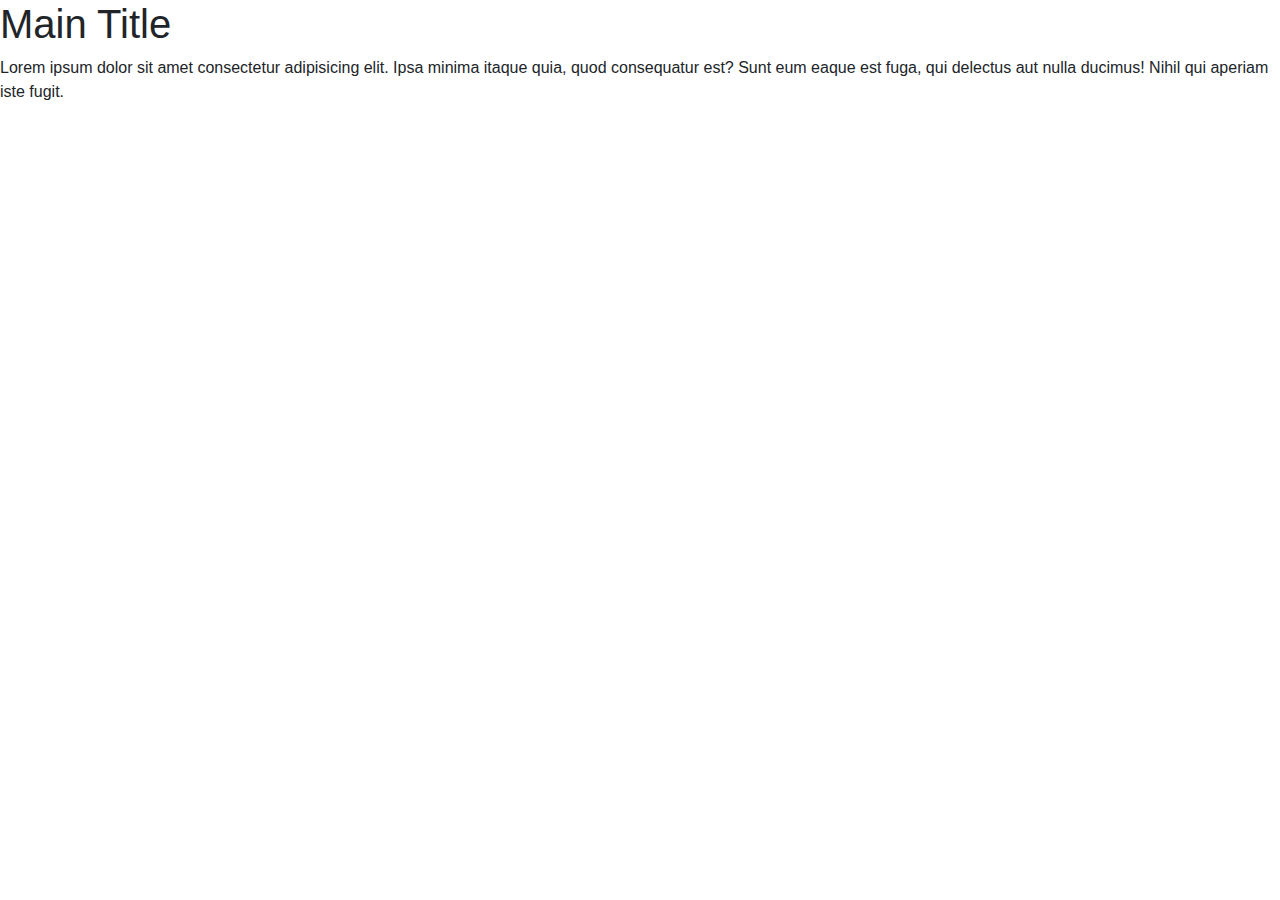
<file: Bootstrap/index.html>
<!DOCTYPE html>
<html lang="en">

<head>
    <meta charset="UTF-8">
    <meta name="viewport" content="width=device-width, initial-scale=1.0">
    <title>Bootstrap Demo 1</title>
    <link rel="stylesheet" href="https://cdn.jsdelivr.net/npm/bootstrap@4.0.0/dist/css/bootstrap.min.css" integrity="sha384-Gn5384xqQ1aoWXA+058RXPxPg6fy4IWvTNh0E263XmFcJlSAwiGgFAW/dAiS6JXm" crossorigin="anonymous">
<script src="https://cdn.jsdelivr.net/npm/bootstrap@4.0.0/dist/js/bootstrap.min.js" integrity="sha384-JZR6Spejh4U02d8jOt6vLEHfe/JQGiRRSQQxSfFWpi1MquVdAyjUar5+76PVCmYl" crossorigin="anonymous"></script>
</head>
<body>

    <h1>Main Title</h1>
    <p>Lorem ipsum dolor sit amet consectetur adipisicing elit. Ipsa minima itaque quia, quod consequatur est? Sunt eum eaque est fuga, qui delectus aut nulla ducimus! Nihil qui aperiam iste fugit.</p>

</body>
</html>
</file>
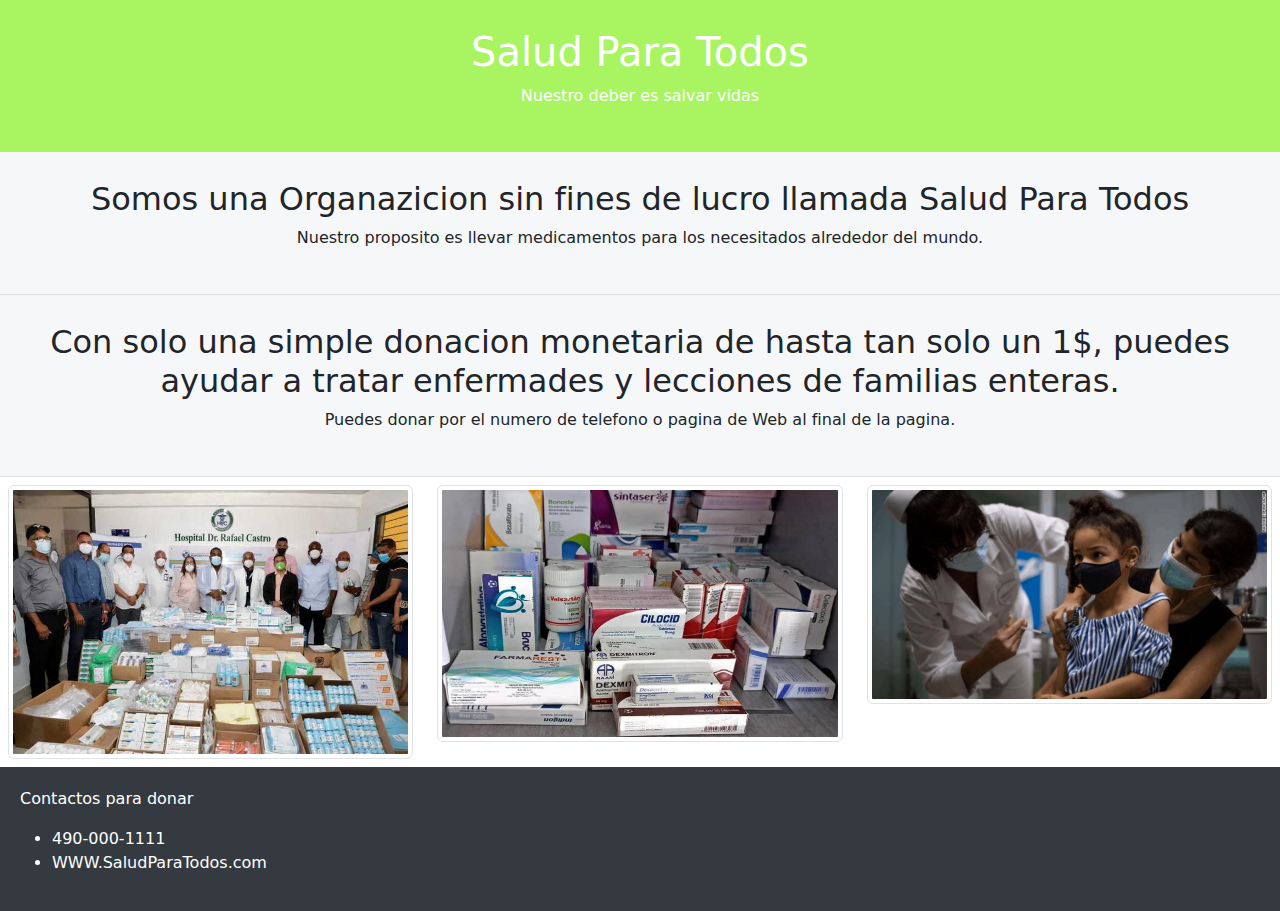
<file: LandingPage/index.html>
<!DOCTYPE html>
<html lang="es">

<head>
    <meta charset="UTF-8">
    <meta name="viewport" contents=""width=device-width, initial-scale="1.0">

    <title>Salud Para Todos</title>
    <Link rel="stylesheet" href="style.css">

        <link rel="stylesheet" href="https://cdnjs.cloudflare.com/ajax/libs/font-awesome/6.5.1/css/all.min.css" 
    integrity="sha512-DTOQO9RWCH3ppGqcWaEA1BIZOC6xxalwEsw9c2QQeAIftl+Vegovlnee1c9QX4TctnWMn13TZye+giMm8e2LwA=="
    crossorigin="anonymous" referrerpolicy="no-referrer" />
    <link href="https://cdn.jsdelivr.net/npm/bootstrap@5.3.3/dist/css/bootstrap.min.css" rel="stylesheet"
        integrity="sha384-QWTKZyjpPEjISv5WaRU9OFeRpok6YctnYmDr5pNlyT2bRjXh0JMhjY6hW+ALEwIH" crossorigin="anonymous">

</head>

<body>
    <header>
        <div class="col text-center p-2">
        <h1>Salud Para Todos</h1>
        <p>Nuestro deber es salvar vidas</p>
    </header> 

    <section>
        <div class="row">
            <div class="col text-center p-2">
        <h2>Somos una Organazicion sin fines de lucro llamada Salud Para Todos </h2>
        <p>Nuestro proposito es llevar medicamentos para los necesitados alrededor del mundo.</p>
    </section>

    <section>
        <div class="col text-center p-2">
        <h2>Con solo una simple donacion monetaria de hasta tan solo un 1$, puedes ayudar a tratar enfermades y lecciones de familias enteras.</h2>
        <p>Puedes donar por el numero de telefono o pagina de Web al final de la pagina.</p>
    </section>

 <div class="row p-2 ">
                <div class="col-md-4 col-sm">
                    <img src="image/cajasMedicamentos.jpg" alt="Cajas de medicamentos donadas."
                        class="rounded img-thumbnail">
                </div>
                <div class="col-md-4 col-sm">
                    <img src="image/medicinas.jfif" alt="Varios tipos de medicamentos." 
                    class="rounded img-thumbnail">
               </div>
                <div class="col-md-4 col-sm">
                    <img src="image/vacunando.png" alt="Vacunando a una niña."
                        class="rounded img-thumbnail">
                </div>
                
  </div>

    <footer>
        <p>Contactos para donar </p>
        <ul>
           <li>490-000-1111</li> 
           <li>WWW.SaludParaTodos.com</li>
        </ul>
    </footer>

</body>

</html>
</file>
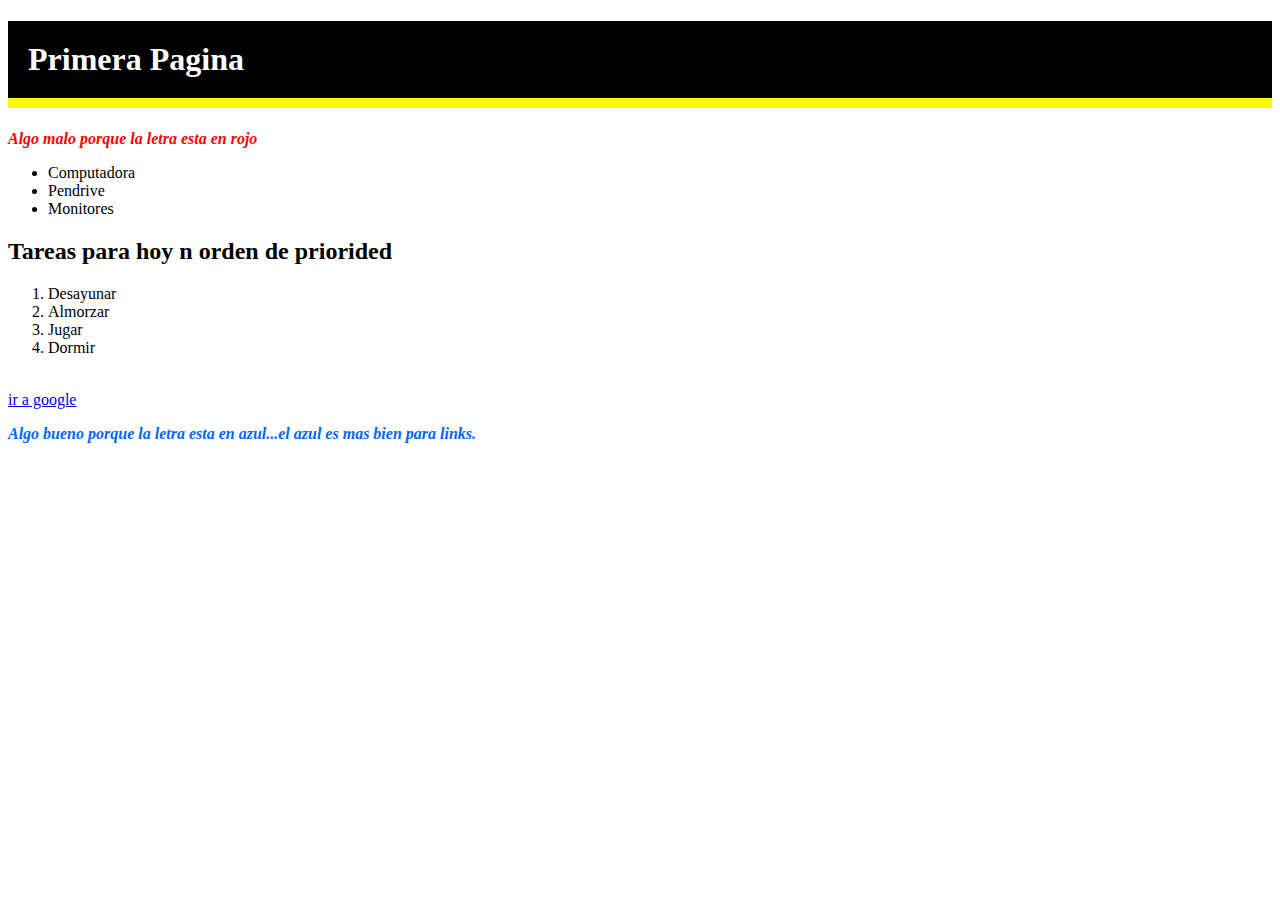
<file: Modulo01/Lab01/index.html>
<!DOCTYPE html>
<html lang="en">
<head>
    <meta charset="UFT-8">
    <meta name="viewport" content="width=device=width, initial-scale=1.8">
    <title>Laboratorio 02</title>
    <link rel="stylesheet" href="./css/style.css">
</head>

<html>
<body>
 <h1 id ="inventario">Primera Pagina</h1>
 <p class="evil">Algo malo porque la letra esta en rojo
 </p>
 <ul>
    <li>Computadora</li>
    <li>Pendrive</li>
    <li>Monitores</li>
 </ul>
 <h2>Tareas para hoy n orden de priorided</h2>
 <ol>
    <li>Desayunar</li>
    <li>Almorzar</li>
    <li>Jugar</li>
    <li>Dormir</li>
 </ol>
 <br>
 <a href="Link">ir a google</a>
 <br>
 <p class="good">Algo bueno porque la letra esta en azul...el azul es mas bien para links.
</p>

</body>
</html>
</file>
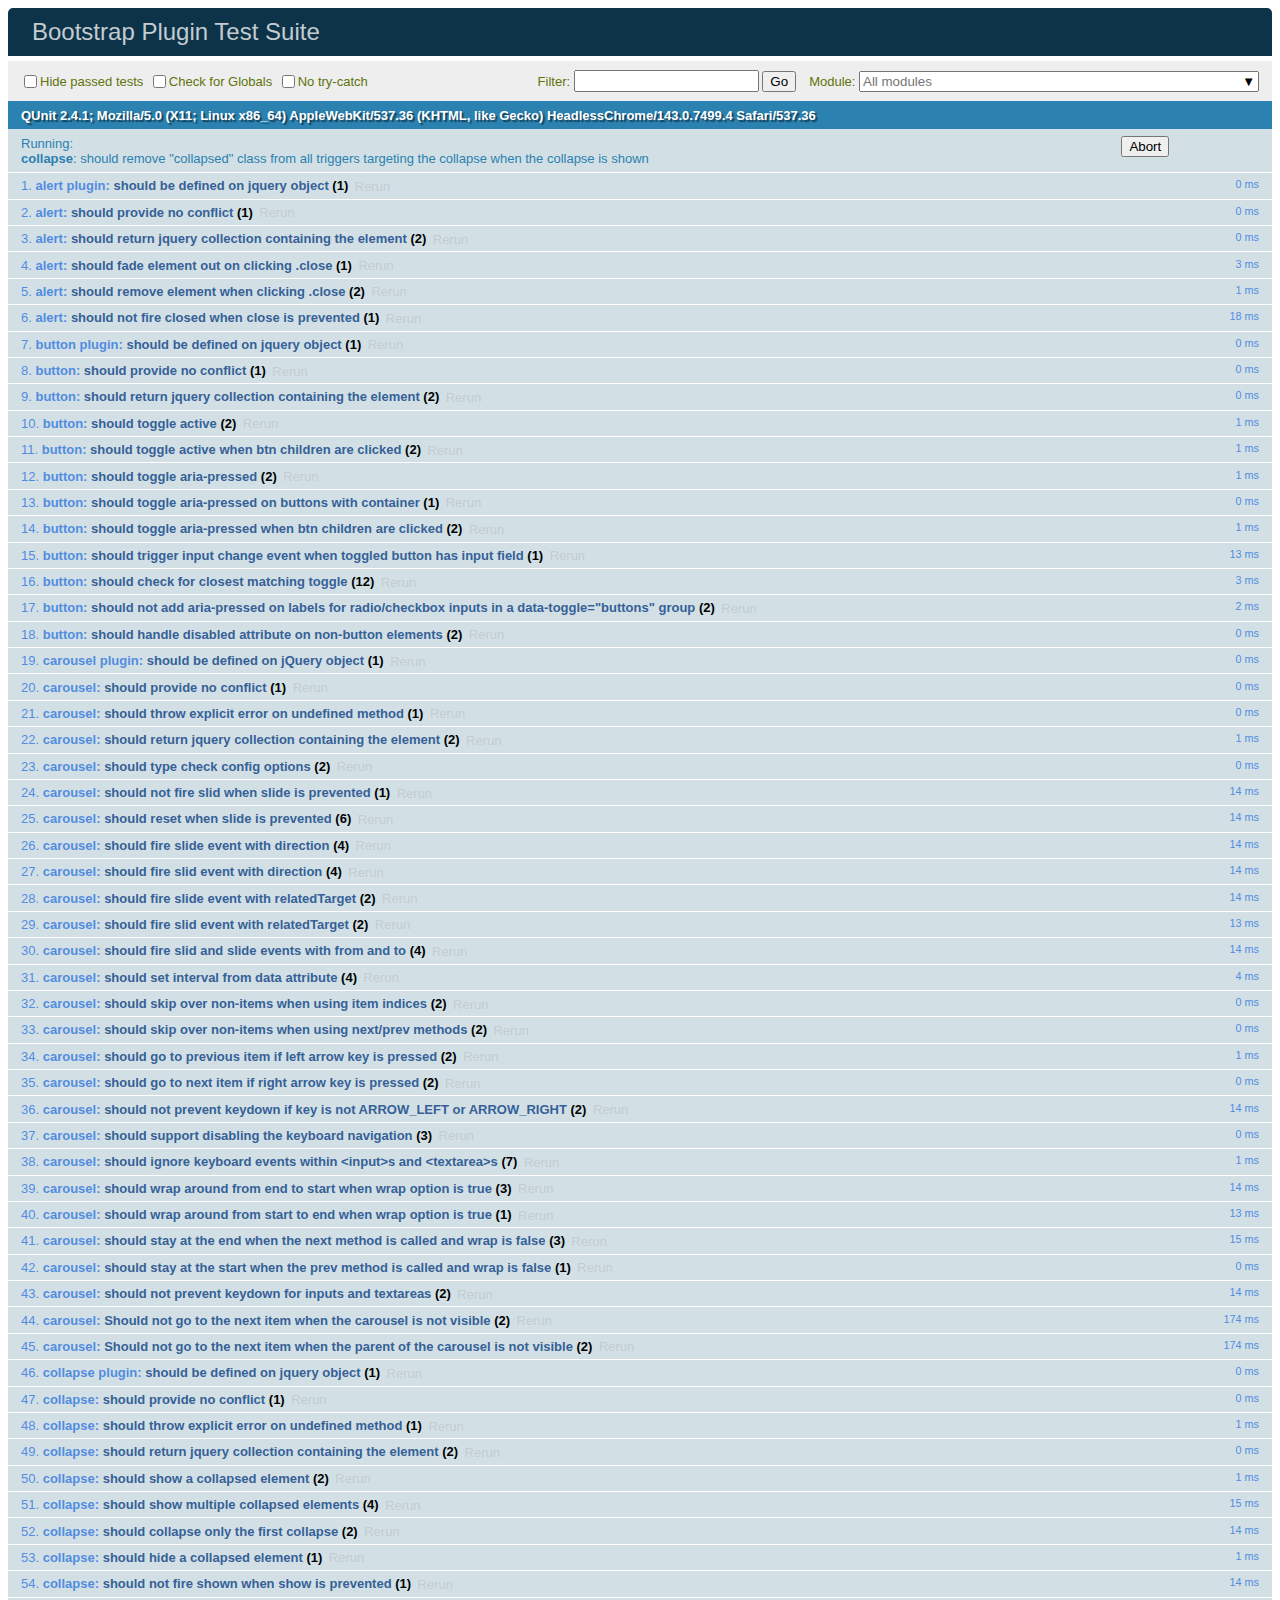
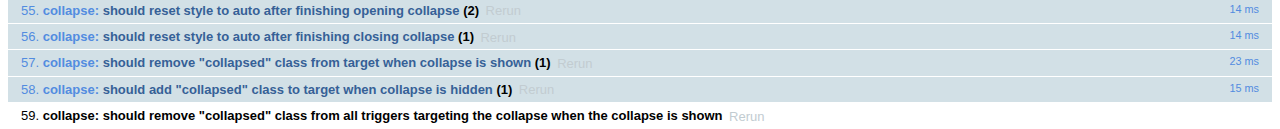
<file: Bootstrap/bootstrap-4.0.0/js/tests/index.html>
<!doctype html>
<html lang="en">
  <head>
    <meta charset="utf-8">
    <meta name="viewport" content="width=device-width, initial-scale=1, shrink-to-fit=no">
    <title>Bootstrap Plugin Test Suite</title>

    <!-- jQuery -->
    <script>
      (function () {
        var path = '../../assets/js/vendor/jquery-slim.min.js'
        // get jquery param from the query string.
        var jQueryVersion = location.search.match(/[?&]jquery=(.*?)(?=&|$)/)

        // If a version was specified, use that version from our vendor folder
        if (jQueryVersion) {
          path = 'vendor/jquery-' + jQueryVersion[1] + '.min.js'
        }
        document.write('<script src="' + path + '"><\/script>')
      }())
    </script>
    <script src="../../assets/js/vendor/popper.min.js"></script>

    <!-- QUnit -->
    <link rel="stylesheet" href="vendor/qunit.css" media="screen">
    <script src="vendor/qunit.js"></script>

    <script>
      // Disable jQuery event aliases to ensure we don't accidentally use any of them
      [
        'blur',
        'focus',
        'focusin',
        'focusout',
        'resize',
        'scroll',
        'click',
        'dblclick',
        'mousedown',
        'mouseup',
        'mousemove',
        'mouseover',
        'mouseout',
        'mouseenter',
        'mouseleave',
        'change',
        'select',
        'submit',
        'keydown',
        'keypress',
        'keyup',
        'contextmenu'
      ].forEach(function(eventAlias) {
        $.fn[eventAlias] = function() {
          throw new Error('Using the ".' + eventAlias + '()" method is not allowed, so that Bootstrap can be compatible with custom jQuery builds which exclude the "event aliases" module that defines said method. See https://github.com/twbs/bootstrap/blob/master/CONTRIBUTING.md#js')
        }
      })

      // Require assert.expect in each test
      QUnit.config.requireExpects = true

      // See https://github.com/axemclion/grunt-saucelabs#test-result-details-with-qunit
      var log = []
      var testName

      QUnit.done(function(testResults) {
        var tests = []
        for (var i = 0; i < log.length; i++) {
          var details = log[i]
          tests.push({
            name: details.name,
            result: details.result,
            expected: details.expected,
            actual: details.actual,
            source: details.source
          })
        }
        testResults.tests = tests

        window.global_test_results = testResults
      })

      QUnit.testStart(function(testDetails) {
        QUnit.log(function(details) {
          if (!details.result) {
            details.name = testDetails.name
            log.push(details)
          }
        })
      })

      // Display fixture on-screen on iOS to avoid false positives
      // See https://github.com/twbs/bootstrap/pull/15955
      if (/iPhone|iPad|iPod/.test(navigator.userAgent)) {
        QUnit.begin(function() {
          $('#qunit-fixture').css({ top: 0, left: 0 })
        })

        QUnit.done(function() {
          $('#qunit-fixture').css({ top: '', left: '' })
        })
      }
    </script>

    <!-- Transpiled Plugins -->
    <script src="../dist/util.js"></script>
    <script src="../dist/alert.js"></script>
    <script src="../dist/button.js"></script>
    <script src="../dist/carousel.js"></script>
    <script src="../dist/collapse.js"></script>
    <script src="../dist/dropdown.js"></script>
    <script src="../dist/modal.js"></script>
    <script src="../dist/scrollspy.js"></script>
    <script src="../dist/tab.js"></script>
    <script src="../dist/tooltip.js"></script>
    <script src="../dist/popover.js"></script>

    <!-- Unit Tests -->
    <script src="unit/alert.js"></script>
    <script src="unit/button.js"></script>
    <script src="unit/carousel.js"></script>
    <script src="unit/collapse.js"></script>
    <script src="unit/dropdown.js"></script>
    <script src="unit/modal.js"></script>
    <script src="unit/scrollspy.js"></script>
    <script src="unit/tab.js"></script>
    <script src="unit/tooltip.js"></script>
    <script src="unit/popover.js"></script>
    <script src="unit/util.js"></script>
  </head>
  <body>
    <div id="qunit-container">
      <div id="qunit"></div>
      <div id="qunit-fixture"></div>
    </div>
  </body>
</html>
</file>
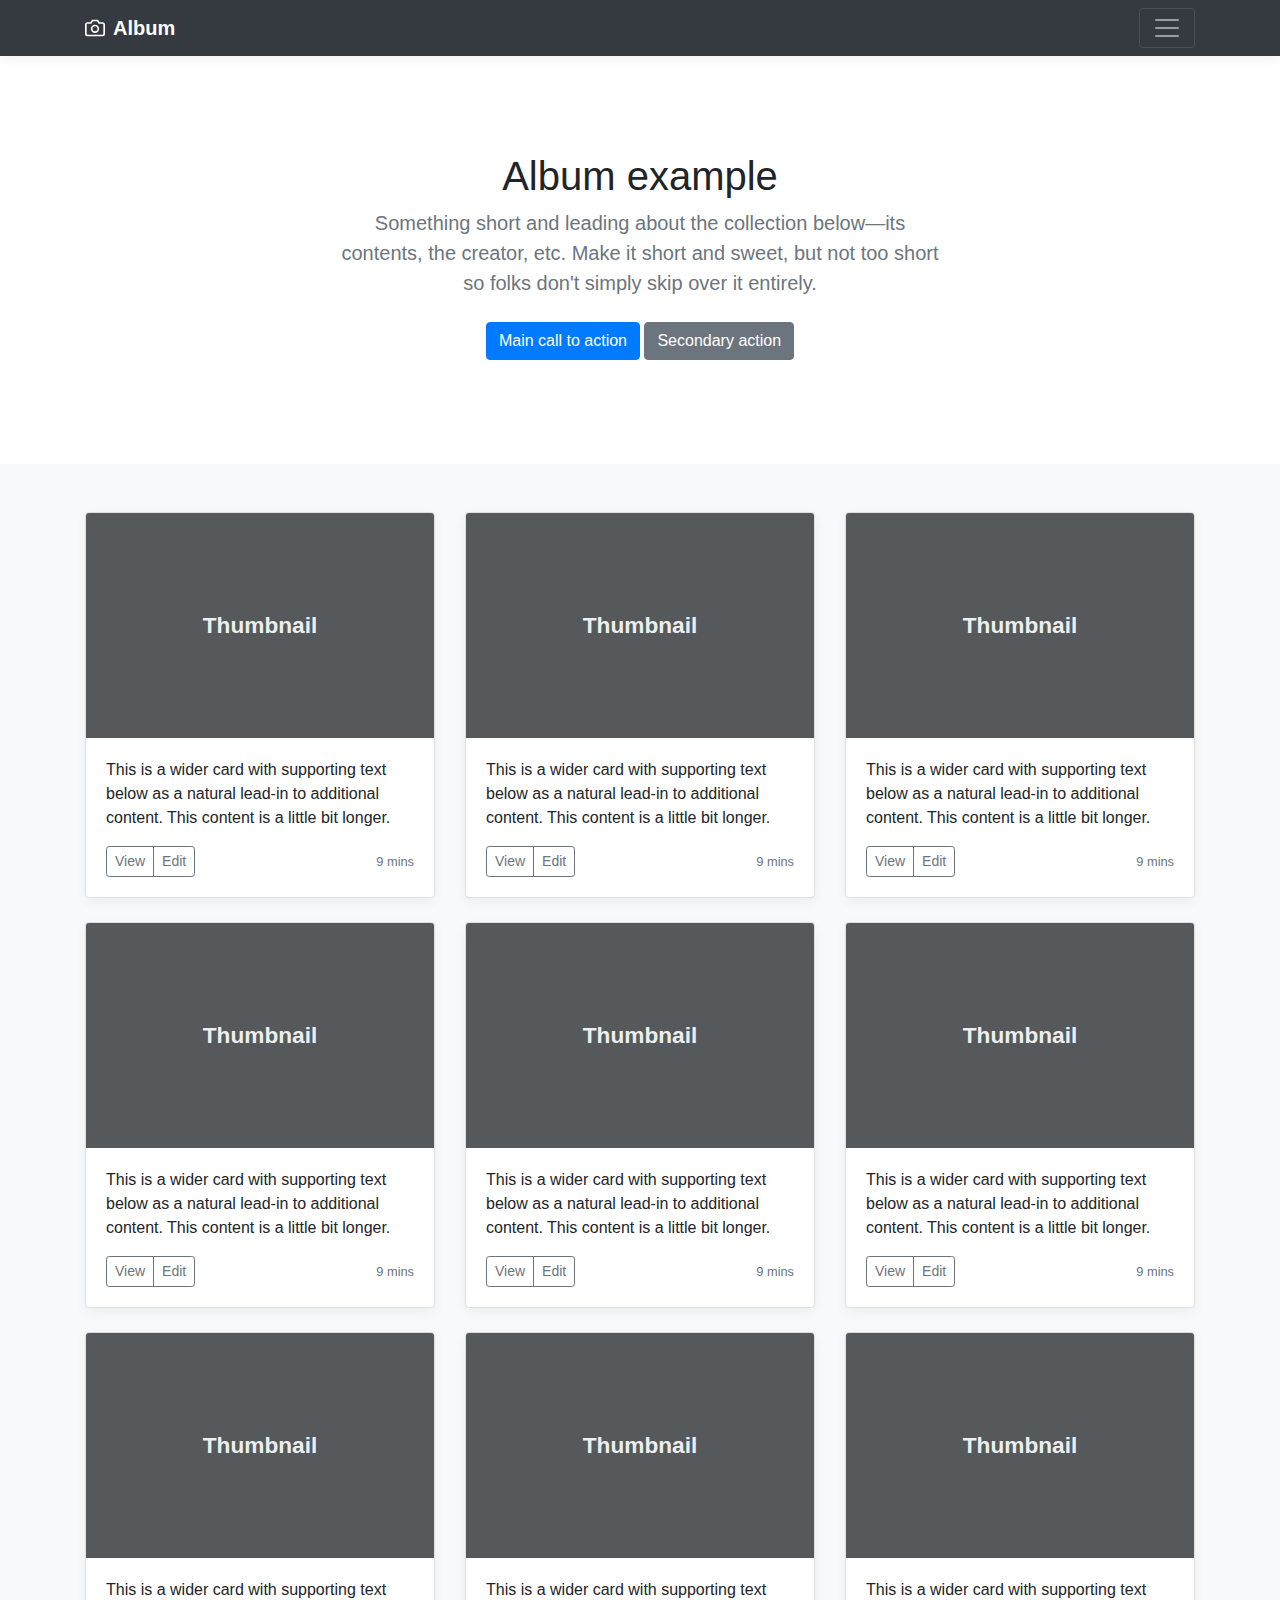
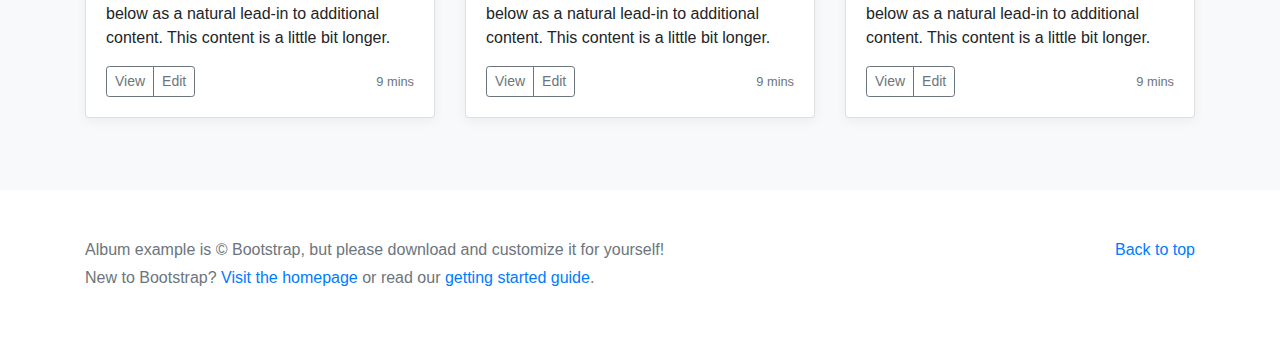
<file: Bootstrap/bootstrap-4.0.0/docs/4.0/examples/album/index.html>
<!doctype html>
<html lang="en">
  <head>
    <meta charset="utf-8">
    <meta name="viewport" content="width=device-width, initial-scale=1, shrink-to-fit=no">
    <meta name="description" content="">
    <meta name="author" content="">
    <link rel="icon" href="../../../../favicon.ico">

    <title>Album example for Bootstrap</title>

    <!-- Bootstrap core CSS -->
    <link href="../../../../dist/css/bootstrap.min.css" rel="stylesheet">

    <!-- Custom styles for this template -->
    <link href="album.css" rel="stylesheet">
  </head>

  <body>

    <header>
      <div class="collapse bg-dark" id="navbarHeader">
        <div class="container">
          <div class="row">
            <div class="col-sm-8 col-md-7 py-4">
              <h4 class="text-white">About</h4>
              <p class="text-muted">Add some information about the album below, the author, or any other background context. Make it a few sentences long so folks can pick up some informative tidbits. Then, link them off to some social networking sites or contact information.</p>
            </div>
            <div class="col-sm-4 offset-md-1 py-4">
              <h4 class="text-white">Contact</h4>
              <ul class="list-unstyled">
                <li><a href="#" class="text-white">Follow on Twitter</a></li>
                <li><a href="#" class="text-white">Like on Facebook</a></li>
                <li><a href="#" class="text-white">Email me</a></li>
              </ul>
            </div>
          </div>
        </div>
      </div>
      <div class="navbar navbar-dark bg-dark box-shadow">
        <div class="container d-flex justify-content-between">
          <a href="#" class="navbar-brand d-flex align-items-center">
            <svg xmlns="http://www.w3.org/2000/svg" width="20" height="20" viewBox="0 0 24 24" fill="none" stroke="currentColor" stroke-width="2" stroke-linecap="round" stroke-linejoin="round" class="mr-2"><path d="M23 19a2 2 0 0 1-2 2H3a2 2 0 0 1-2-2V8a2 2 0 0 1 2-2h4l2-3h6l2 3h4a2 2 0 0 1 2 2z"></path><circle cx="12" cy="13" r="4"></circle></svg>
            <strong>Album</strong>
          </a>
          <button class="navbar-toggler" type="button" data-toggle="collapse" data-target="#navbarHeader" aria-controls="navbarHeader" aria-expanded="false" aria-label="Toggle navigation">
            <span class="navbar-toggler-icon"></span>
          </button>
        </div>
      </div>
    </header>

    <main role="main">

      <section class="jumbotron text-center">
        <div class="container">
          <h1 class="jumbotron-heading">Album example</h1>
          <p class="lead text-muted">Something short and leading about the collection below—its contents, the creator, etc. Make it short and sweet, but not too short so folks don't simply skip over it entirely.</p>
          <p>
            <a href="#" class="btn btn-primary my-2">Main call to action</a>
            <a href="#" class="btn btn-secondary my-2">Secondary action</a>
          </p>
        </div>
      </section>

      <div class="album py-5 bg-light">
        <div class="container">

          <div class="row">
            <div class="col-md-4">
              <div class="card mb-4 box-shadow">
                <img class="card-img-top" data-src="holder.js/100px225?theme=thumb&bg=55595c&fg=eceeef&text=Thumbnail" alt="Card image cap">
                <div class="card-body">
                  <p class="card-text">This is a wider card with supporting text below as a natural lead-in to additional content. This content is a little bit longer.</p>
                  <div class="d-flex justify-content-between align-items-center">
                    <div class="btn-group">
                      <button type="button" class="btn btn-sm btn-outline-secondary">View</button>
                      <button type="button" class="btn btn-sm btn-outline-secondary">Edit</button>
                    </div>
                    <small class="text-muted">9 mins</small>
                  </div>
                </div>
              </div>
            </div>
            <div class="col-md-4">
              <div class="card mb-4 box-shadow">
                <img class="card-img-top" data-src="holder.js/100px225?theme=thumb&bg=55595c&fg=eceeef&text=Thumbnail" alt="Card image cap">
                <div class="card-body">
                  <p class="card-text">This is a wider card with supporting text below as a natural lead-in to additional content. This content is a little bit longer.</p>
                  <div class="d-flex justify-content-between align-items-center">
                    <div class="btn-group">
                      <button type="button" class="btn btn-sm btn-outline-secondary">View</button>
                      <button type="button" class="btn btn-sm btn-outline-secondary">Edit</button>
                    </div>
                    <small class="text-muted">9 mins</small>
                  </div>
                </div>
              </div>
            </div>
            <div class="col-md-4">
              <div class="card mb-4 box-shadow">
                <img class="card-img-top" data-src="holder.js/100px225?theme=thumb&bg=55595c&fg=eceeef&text=Thumbnail" alt="Card image cap">
                <div class="card-body">
                  <p class="card-text">This is a wider card with supporting text below as a natural lead-in to additional content. This content is a little bit longer.</p>
                  <div class="d-flex justify-content-between align-items-center">
                    <div class="btn-group">
                      <button type="button" class="btn btn-sm btn-outline-secondary">View</button>
                      <button type="button" class="btn btn-sm btn-outline-secondary">Edit</button>
                    </div>
                    <small class="text-muted">9 mins</small>
                  </div>
                </div>
              </div>
            </div>

            <div class="col-md-4">
              <div class="card mb-4 box-shadow">
                <img class="card-img-top" data-src="holder.js/100px225?theme=thumb&bg=55595c&fg=eceeef&text=Thumbnail" alt="Card image cap">
                <div class="card-body">
                  <p class="card-text">This is a wider card with supporting text below as a natural lead-in to additional content. This content is a little bit longer.</p>
                  <div class="d-flex justify-content-between align-items-center">
                    <div class="btn-group">
                      <button type="button" class="btn btn-sm btn-outline-secondary">View</button>
                      <button type="button" class="btn btn-sm btn-outline-secondary">Edit</button>
                    </div>
                    <small class="text-muted">9 mins</small>
                  </div>
                </div>
              </div>
            </div>
            <div class="col-md-4">
              <div class="card mb-4 box-shadow">
                <img class="card-img-top" data-src="holder.js/100px225?theme=thumb&bg=55595c&fg=eceeef&text=Thumbnail" alt="Card image cap">
                <div class="card-body">
                  <p class="card-text">This is a wider card with supporting text below as a natural lead-in to additional content. This content is a little bit longer.</p>
                  <div class="d-flex justify-content-between align-items-center">
                    <div class="btn-group">
                      <button type="button" class="btn btn-sm btn-outline-secondary">View</button>
                      <button type="button" class="btn btn-sm btn-outline-secondary">Edit</button>
                    </div>
                    <small class="text-muted">9 mins</small>
                  </div>
                </div>
              </div>
            </div>
            <div class="col-md-4">
              <div class="card mb-4 box-shadow">
                <img class="card-img-top" data-src="holder.js/100px225?theme=thumb&bg=55595c&fg=eceeef&text=Thumbnail" alt="Card image cap">
                <div class="card-body">
                  <p class="card-text">This is a wider card with supporting text below as a natural lead-in to additional content. This content is a little bit longer.</p>
                  <div class="d-flex justify-content-between align-items-center">
                    <div class="btn-group">
                      <button type="button" class="btn btn-sm btn-outline-secondary">View</button>
                      <button type="button" class="btn btn-sm btn-outline-secondary">Edit</button>
                    </div>
                    <small class="text-muted">9 mins</small>
                  </div>
                </div>
              </div>
            </div>

            <div class="col-md-4">
              <div class="card mb-4 box-shadow">
                <img class="card-img-top" data-src="holder.js/100px225?theme=thumb&bg=55595c&fg=eceeef&text=Thumbnail" alt="Card image cap">
                <div class="card-body">
                  <p class="card-text">This is a wider card with supporting text below as a natural lead-in to additional content. This content is a little bit longer.</p>
                  <div class="d-flex justify-content-between align-items-center">
                    <div class="btn-group">
                      <button type="button" class="btn btn-sm btn-outline-secondary">View</button>
                      <button type="button" class="btn btn-sm btn-outline-secondary">Edit</button>
                    </div>
                    <small class="text-muted">9 mins</small>
                  </div>
                </div>
              </div>
            </div>
            <div class="col-md-4">
              <div class="card mb-4 box-shadow">
                <img class="card-img-top" data-src="holder.js/100px225?theme=thumb&bg=55595c&fg=eceeef&text=Thumbnail" alt="Card image cap">
                <div class="card-body">
                  <p class="card-text">This is a wider card with supporting text below as a natural lead-in to additional content. This content is a little bit longer.</p>
                  <div class="d-flex justify-content-between align-items-center">
                    <div class="btn-group">
                      <button type="button" class="btn btn-sm btn-outline-secondary">View</button>
                      <button type="button" class="btn btn-sm btn-outline-secondary">Edit</button>
                    </div>
                    <small class="text-muted">9 mins</small>
                  </div>
                </div>
              </div>
            </div>
            <div class="col-md-4">
              <div class="card mb-4 box-shadow">
                <img class="card-img-top" data-src="holder.js/100px225?theme=thumb&bg=55595c&fg=eceeef&text=Thumbnail" alt="Card image cap">
                <div class="card-body">
                  <p class="card-text">This is a wider card with supporting text below as a natural lead-in to additional content. This content is a little bit longer.</p>
                  <div class="d-flex justify-content-between align-items-center">
                    <div class="btn-group">
                      <button type="button" class="btn btn-sm btn-outline-secondary">View</button>
                      <button type="button" class="btn btn-sm btn-outline-secondary">Edit</button>
                    </div>
                    <small class="text-muted">9 mins</small>
                  </div>
                </div>
              </div>
            </div>
          </div>
        </div>
      </div>

    </main>

    <footer class="text-muted">
      <div class="container">
        <p class="float-right">
          <a href="#">Back to top</a>
        </p>
        <p>Album example is &copy; Bootstrap, but please download and customize it for yourself!</p>
        <p>New to Bootstrap? <a href="../../">Visit the homepage</a> or read our <a href="../../getting-started/">getting started guide</a>.</p>
      </div>
    </footer>

    <!-- Bootstrap core JavaScript
    ================================================== -->
    <!-- Placed at the end of the document so the pages load faster -->
    <script src="https://code.jquery.com/jquery-3.2.1.slim.min.js" integrity="sha384-KJ3o2DKtIkvYIK3UENzmM7KCkRr/rE9/Qpg6aAZGJwFDMVNA/GpGFF93hXpG5KkN" crossorigin="anonymous"></script>
    <script>window.jQuery || document.write('<script src="../../../../assets/js/vendor/jquery-slim.min.js"><\/script>')</script>
    <script src="../../../../assets/js/vendor/popper.min.js"></script>
    <script src="../../../../dist/js/bootstrap.min.js"></script>
    <script src="../../../../assets/js/vendor/holder.min.js"></script>
  </body>
</html>
</file>
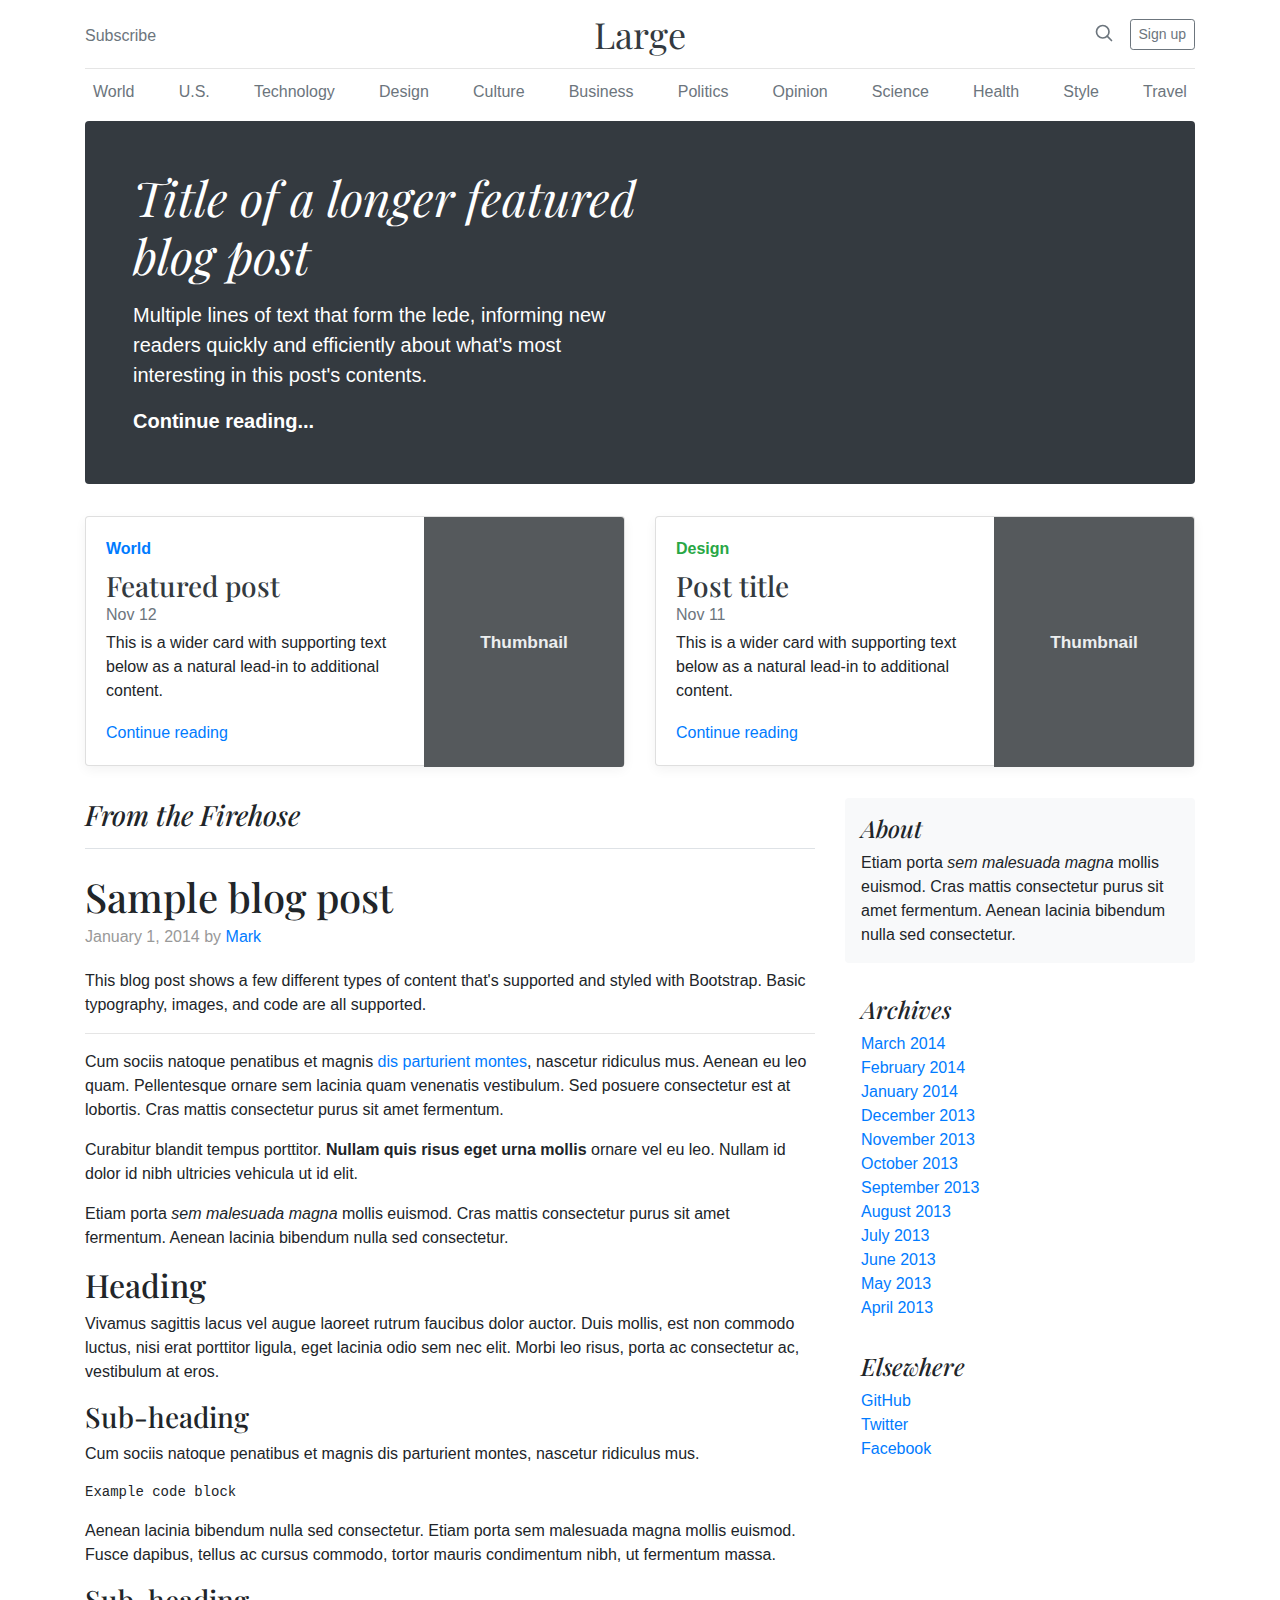
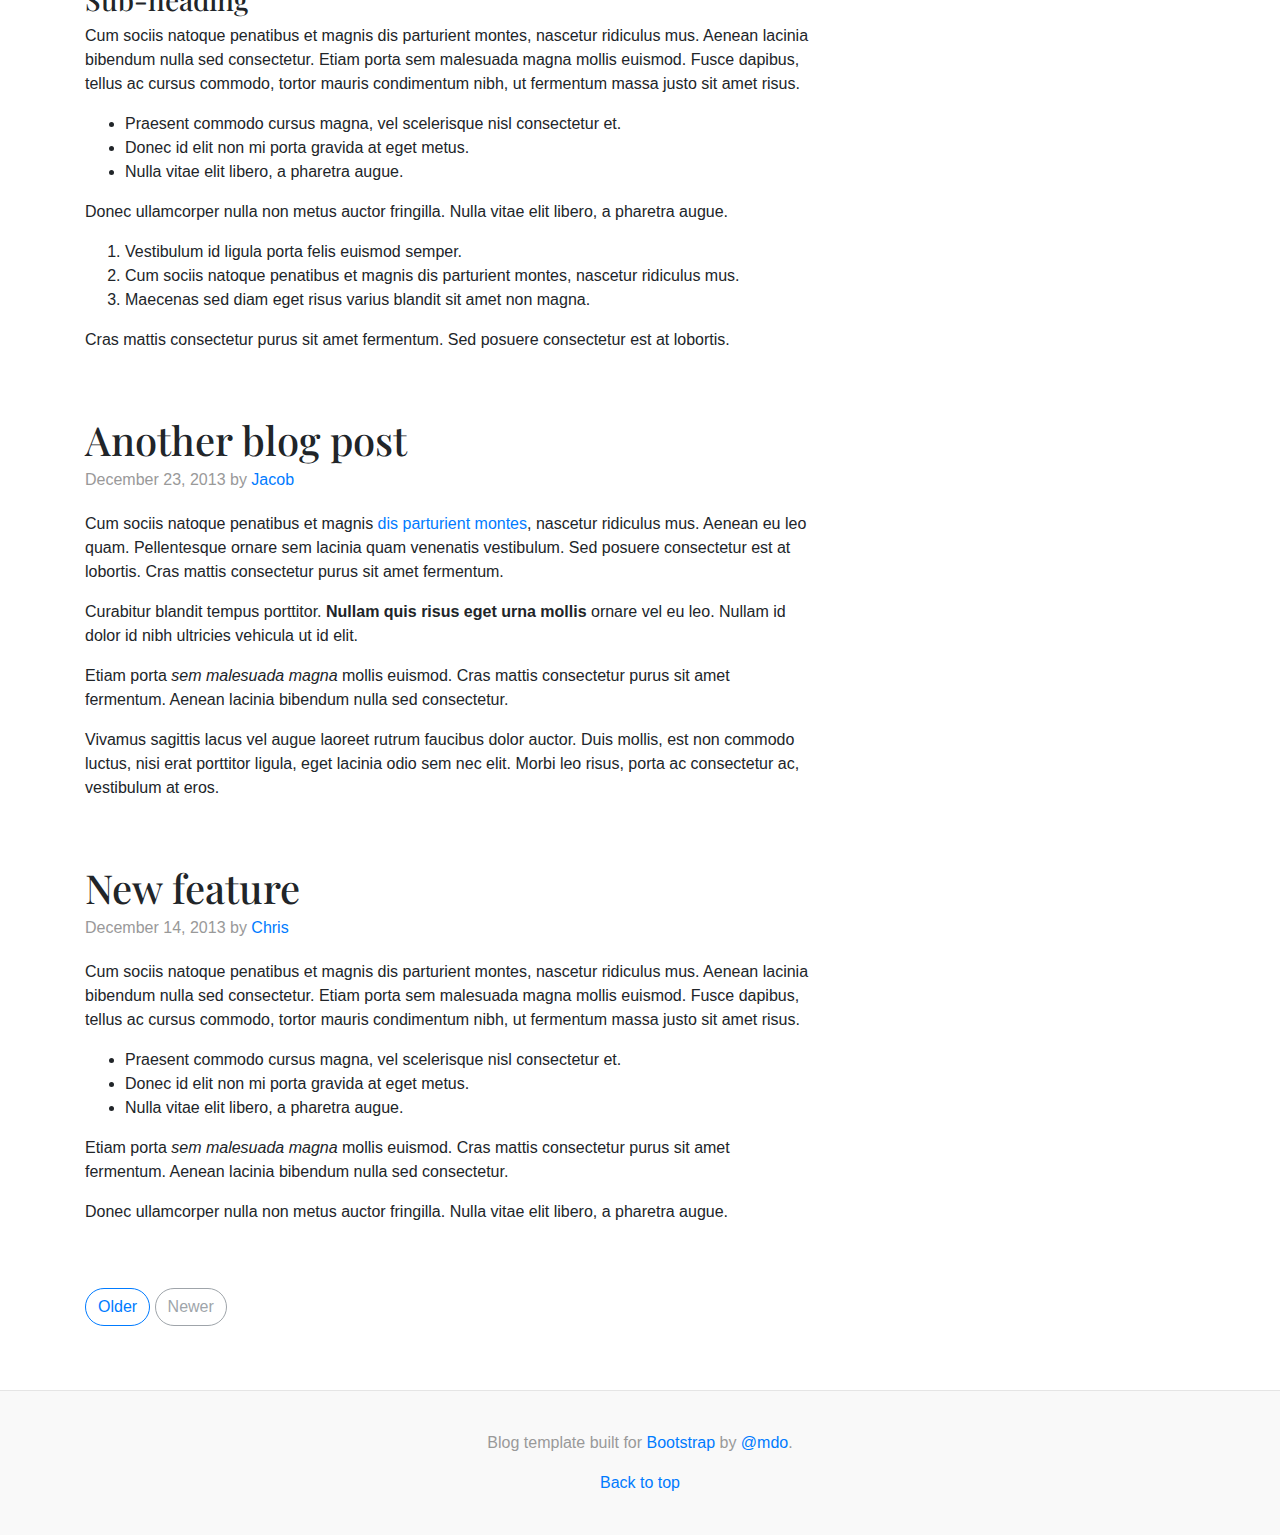
<file: Bootstrap/bootstrap-4.0.0/docs/4.0/examples/blog/index.html>
<!doctype html>
<html lang="en">
  <head>
    <meta charset="utf-8">
    <meta name="viewport" content="width=device-width, initial-scale=1, shrink-to-fit=no">
    <meta name="description" content="">
    <meta name="author" content="">
    <link rel="icon" href="../../../../favicon.ico">

    <title>Blog Template for Bootstrap</title>

    <!-- Bootstrap core CSS -->
    <link href="../../../../dist/css/bootstrap.min.css" rel="stylesheet">

    <!-- Custom styles for this template -->
    <link href="https://fonts.googleapis.com/css?family=Playfair+Display:700,900" rel="stylesheet">
    <link href="blog.css" rel="stylesheet">
  </head>

  <body>

    <div class="container">
      <header class="blog-header py-3">
        <div class="row flex-nowrap justify-content-between align-items-center">
          <div class="col-4 pt-1">
            <a class="text-muted" href="#">Subscribe</a>
          </div>
          <div class="col-4 text-center">
            <a class="blog-header-logo text-dark" href="#">Large</a>
          </div>
          <div class="col-4 d-flex justify-content-end align-items-center">
            <a class="text-muted" href="#">
              <svg xmlns="http://www.w3.org/2000/svg" width="20" height="20" viewBox="0 0 24 24" fill="none" stroke="currentColor" stroke-width="2" stroke-linecap="round" stroke-linejoin="round" class="mx-3"><circle cx="10.5" cy="10.5" r="7.5"></circle><line x1="21" y1="21" x2="15.8" y2="15.8"></line></svg>
            </a>
            <a class="btn btn-sm btn-outline-secondary" href="#">Sign up</a>
          </div>
        </div>
      </header>

      <div class="nav-scroller py-1 mb-2">
        <nav class="nav d-flex justify-content-between">
          <a class="p-2 text-muted" href="#">World</a>
          <a class="p-2 text-muted" href="#">U.S.</a>
          <a class="p-2 text-muted" href="#">Technology</a>
          <a class="p-2 text-muted" href="#">Design</a>
          <a class="p-2 text-muted" href="#">Culture</a>
          <a class="p-2 text-muted" href="#">Business</a>
          <a class="p-2 text-muted" href="#">Politics</a>
          <a class="p-2 text-muted" href="#">Opinion</a>
          <a class="p-2 text-muted" href="#">Science</a>
          <a class="p-2 text-muted" href="#">Health</a>
          <a class="p-2 text-muted" href="#">Style</a>
          <a class="p-2 text-muted" href="#">Travel</a>
        </nav>
      </div>

      <div class="jumbotron p-3 p-md-5 text-white rounded bg-dark">
        <div class="col-md-6 px-0">
          <h1 class="display-4 font-italic">Title of a longer featured blog post</h1>
          <p class="lead my-3">Multiple lines of text that form the lede, informing new readers quickly and efficiently about what's most interesting in this post's contents.</p>
          <p class="lead mb-0"><a href="#" class="text-white font-weight-bold">Continue reading...</a></p>
        </div>
      </div>

      <div class="row mb-2">
        <div class="col-md-6">
          <div class="card flex-md-row mb-4 box-shadow h-md-250">
            <div class="card-body d-flex flex-column align-items-start">
              <strong class="d-inline-block mb-2 text-primary">World</strong>
              <h3 class="mb-0">
                <a class="text-dark" href="#">Featured post</a>
              </h3>
              <div class="mb-1 text-muted">Nov 12</div>
              <p class="card-text mb-auto">This is a wider card with supporting text below as a natural lead-in to additional content.</p>
              <a href="#">Continue reading</a>
            </div>
            <img class="card-img-right flex-auto d-none d-md-block" data-src="holder.js/200x250?theme=thumb" alt="Card image cap">
          </div>
        </div>
        <div class="col-md-6">
          <div class="card flex-md-row mb-4 box-shadow h-md-250">
            <div class="card-body d-flex flex-column align-items-start">
              <strong class="d-inline-block mb-2 text-success">Design</strong>
              <h3 class="mb-0">
                <a class="text-dark" href="#">Post title</a>
              </h3>
              <div class="mb-1 text-muted">Nov 11</div>
              <p class="card-text mb-auto">This is a wider card with supporting text below as a natural lead-in to additional content.</p>
              <a href="#">Continue reading</a>
            </div>
            <img class="card-img-right flex-auto d-none d-md-block" data-src="holder.js/200x250?theme=thumb" alt="Card image cap">
          </div>
        </div>
      </div>
    </div>

    <main role="main" class="container">
      <div class="row">
        <div class="col-md-8 blog-main">
          <h3 class="pb-3 mb-4 font-italic border-bottom">
            From the Firehose
          </h3>

          <div class="blog-post">
            <h2 class="blog-post-title">Sample blog post</h2>
            <p class="blog-post-meta">January 1, 2014 by <a href="#">Mark</a></p>

            <p>This blog post shows a few different types of content that's supported and styled with Bootstrap. Basic typography, images, and code are all supported.</p>
            <hr>
            <p>Cum sociis natoque penatibus et magnis <a href="#">dis parturient montes</a>, nascetur ridiculus mus. Aenean eu leo quam. Pellentesque ornare sem lacinia quam venenatis vestibulum. Sed posuere consectetur est at lobortis. Cras mattis consectetur purus sit amet fermentum.</p>
            <blockquote>
              <p>Curabitur blandit tempus porttitor. <strong>Nullam quis risus eget urna mollis</strong> ornare vel eu leo. Nullam id dolor id nibh ultricies vehicula ut id elit.</p>
            </blockquote>
            <p>Etiam porta <em>sem malesuada magna</em> mollis euismod. Cras mattis consectetur purus sit amet fermentum. Aenean lacinia bibendum nulla sed consectetur.</p>
            <h2>Heading</h2>
            <p>Vivamus sagittis lacus vel augue laoreet rutrum faucibus dolor auctor. Duis mollis, est non commodo luctus, nisi erat porttitor ligula, eget lacinia odio sem nec elit. Morbi leo risus, porta ac consectetur ac, vestibulum at eros.</p>
            <h3>Sub-heading</h3>
            <p>Cum sociis natoque penatibus et magnis dis parturient montes, nascetur ridiculus mus.</p>
            <pre><code>Example code block</code></pre>
            <p>Aenean lacinia bibendum nulla sed consectetur. Etiam porta sem malesuada magna mollis euismod. Fusce dapibus, tellus ac cursus commodo, tortor mauris condimentum nibh, ut fermentum massa.</p>
            <h3>Sub-heading</h3>
            <p>Cum sociis natoque penatibus et magnis dis parturient montes, nascetur ridiculus mus. Aenean lacinia bibendum nulla sed consectetur. Etiam porta sem malesuada magna mollis euismod. Fusce dapibus, tellus ac cursus commodo, tortor mauris condimentum nibh, ut fermentum massa justo sit amet risus.</p>
            <ul>
              <li>Praesent commodo cursus magna, vel scelerisque nisl consectetur et.</li>
              <li>Donec id elit non mi porta gravida at eget metus.</li>
              <li>Nulla vitae elit libero, a pharetra augue.</li>
            </ul>
            <p>Donec ullamcorper nulla non metus auctor fringilla. Nulla vitae elit libero, a pharetra augue.</p>
            <ol>
              <li>Vestibulum id ligula porta felis euismod semper.</li>
              <li>Cum sociis natoque penatibus et magnis dis parturient montes, nascetur ridiculus mus.</li>
              <li>Maecenas sed diam eget risus varius blandit sit amet non magna.</li>
            </ol>
            <p>Cras mattis consectetur purus sit amet fermentum. Sed posuere consectetur est at lobortis.</p>
          </div><!-- /.blog-post -->

          <div class="blog-post">
            <h2 class="blog-post-title">Another blog post</h2>
            <p class="blog-post-meta">December 23, 2013 by <a href="#">Jacob</a></p>

            <p>Cum sociis natoque penatibus et magnis <a href="#">dis parturient montes</a>, nascetur ridiculus mus. Aenean eu leo quam. Pellentesque ornare sem lacinia quam venenatis vestibulum. Sed posuere consectetur est at lobortis. Cras mattis consectetur purus sit amet fermentum.</p>
            <blockquote>
              <p>Curabitur blandit tempus porttitor. <strong>Nullam quis risus eget urna mollis</strong> ornare vel eu leo. Nullam id dolor id nibh ultricies vehicula ut id elit.</p>
            </blockquote>
            <p>Etiam porta <em>sem malesuada magna</em> mollis euismod. Cras mattis consectetur purus sit amet fermentum. Aenean lacinia bibendum nulla sed consectetur.</p>
            <p>Vivamus sagittis lacus vel augue laoreet rutrum faucibus dolor auctor. Duis mollis, est non commodo luctus, nisi erat porttitor ligula, eget lacinia odio sem nec elit. Morbi leo risus, porta ac consectetur ac, vestibulum at eros.</p>
          </div><!-- /.blog-post -->

          <div class="blog-post">
            <h2 class="blog-post-title">New feature</h2>
            <p class="blog-post-meta">December 14, 2013 by <a href="#">Chris</a></p>

            <p>Cum sociis natoque penatibus et magnis dis parturient montes, nascetur ridiculus mus. Aenean lacinia bibendum nulla sed consectetur. Etiam porta sem malesuada magna mollis euismod. Fusce dapibus, tellus ac cursus commodo, tortor mauris condimentum nibh, ut fermentum massa justo sit amet risus.</p>
            <ul>
              <li>Praesent commodo cursus magna, vel scelerisque nisl consectetur et.</li>
              <li>Donec id elit non mi porta gravida at eget metus.</li>
              <li>Nulla vitae elit libero, a pharetra augue.</li>
            </ul>
            <p>Etiam porta <em>sem malesuada magna</em> mollis euismod. Cras mattis consectetur purus sit amet fermentum. Aenean lacinia bibendum nulla sed consectetur.</p>
            <p>Donec ullamcorper nulla non metus auctor fringilla. Nulla vitae elit libero, a pharetra augue.</p>
          </div><!-- /.blog-post -->

          <nav class="blog-pagination">
            <a class="btn btn-outline-primary" href="#">Older</a>
            <a class="btn btn-outline-secondary disabled" href="#">Newer</a>
          </nav>

        </div><!-- /.blog-main -->

        <aside class="col-md-4 blog-sidebar">
          <div class="p-3 mb-3 bg-light rounded">
            <h4 class="font-italic">About</h4>
            <p class="mb-0">Etiam porta <em>sem malesuada magna</em> mollis euismod. Cras mattis consectetur purus sit amet fermentum. Aenean lacinia bibendum nulla sed consectetur.</p>
          </div>

          <div class="p-3">
            <h4 class="font-italic">Archives</h4>
            <ol class="list-unstyled mb-0">
              <li><a href="#">March 2014</a></li>
              <li><a href="#">February 2014</a></li>
              <li><a href="#">January 2014</a></li>
              <li><a href="#">December 2013</a></li>
              <li><a href="#">November 2013</a></li>
              <li><a href="#">October 2013</a></li>
              <li><a href="#">September 2013</a></li>
              <li><a href="#">August 2013</a></li>
              <li><a href="#">July 2013</a></li>
              <li><a href="#">June 2013</a></li>
              <li><a href="#">May 2013</a></li>
              <li><a href="#">April 2013</a></li>
            </ol>
          </div>

          <div class="p-3">
            <h4 class="font-italic">Elsewhere</h4>
            <ol class="list-unstyled">
              <li><a href="#">GitHub</a></li>
              <li><a href="#">Twitter</a></li>
              <li><a href="#">Facebook</a></li>
            </ol>
          </div>
        </aside><!-- /.blog-sidebar -->

      </div><!-- /.row -->

    </main><!-- /.container -->

    <footer class="blog-footer">
      <p>Blog template built for <a href="https://getbootstrap.com/">Bootstrap</a> by <a href="https://twitter.com/mdo">@mdo</a>.</p>
      <p>
        <a href="#">Back to top</a>
      </p>
    </footer>

    <!-- Bootstrap core JavaScript
    ================================================== -->
    <!-- Placed at the end of the document so the pages load faster -->
    <script src="https://code.jquery.com/jquery-3.2.1.slim.min.js" integrity="sha384-KJ3o2DKtIkvYIK3UENzmM7KCkRr/rE9/Qpg6aAZGJwFDMVNA/GpGFF93hXpG5KkN" crossorigin="anonymous"></script>
    <script>window.jQuery || document.write('<script src="../../../../assets/js/vendor/jquery-slim.min.js"><\/script>')</script>
    <script src="../../../../assets/js/vendor/popper.min.js"></script>
    <script src="../../../../dist/js/bootstrap.min.js"></script>
    <script src="../../../../assets/js/vendor/holder.min.js"></script>
    <script>
      Holder.addTheme('thumb', {
        bg: '#55595c',
        fg: '#eceeef',
        text: 'Thumbnail'
      });
    </script>
  </body>
</html>
</file>
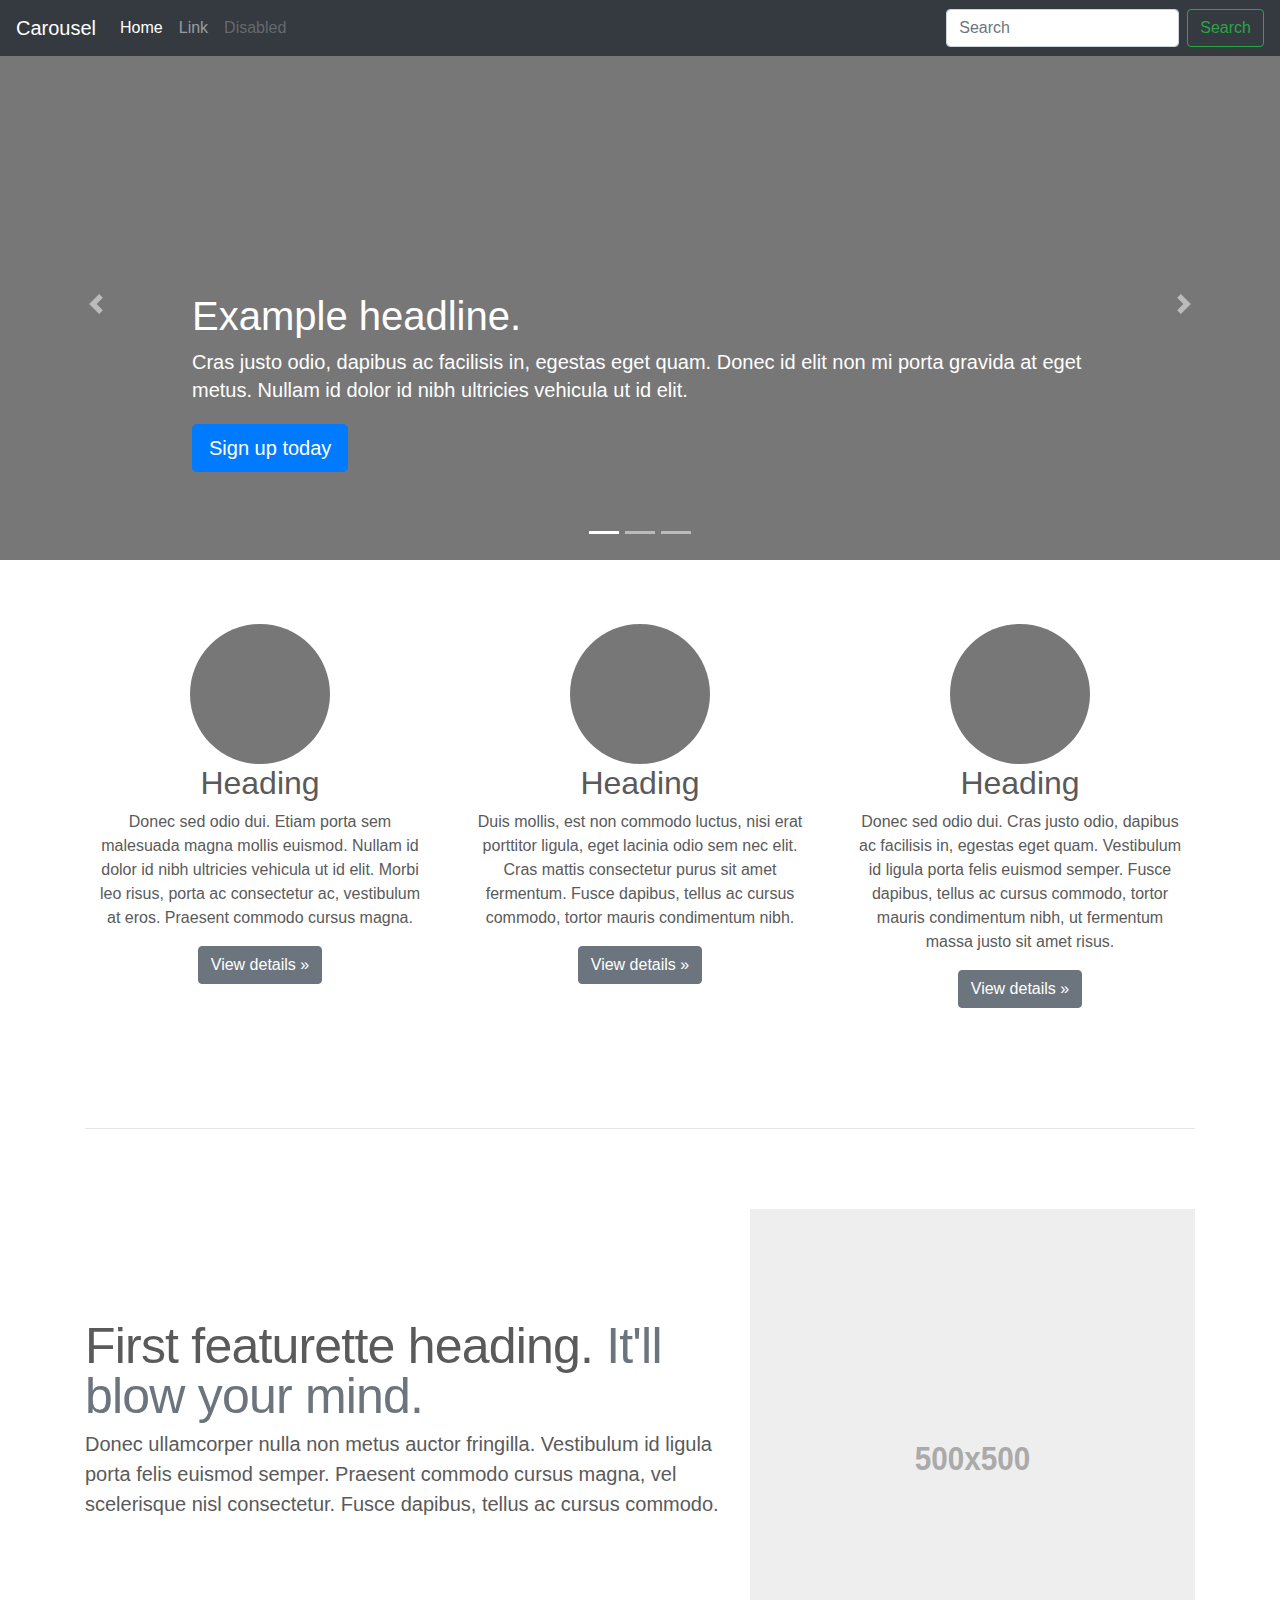
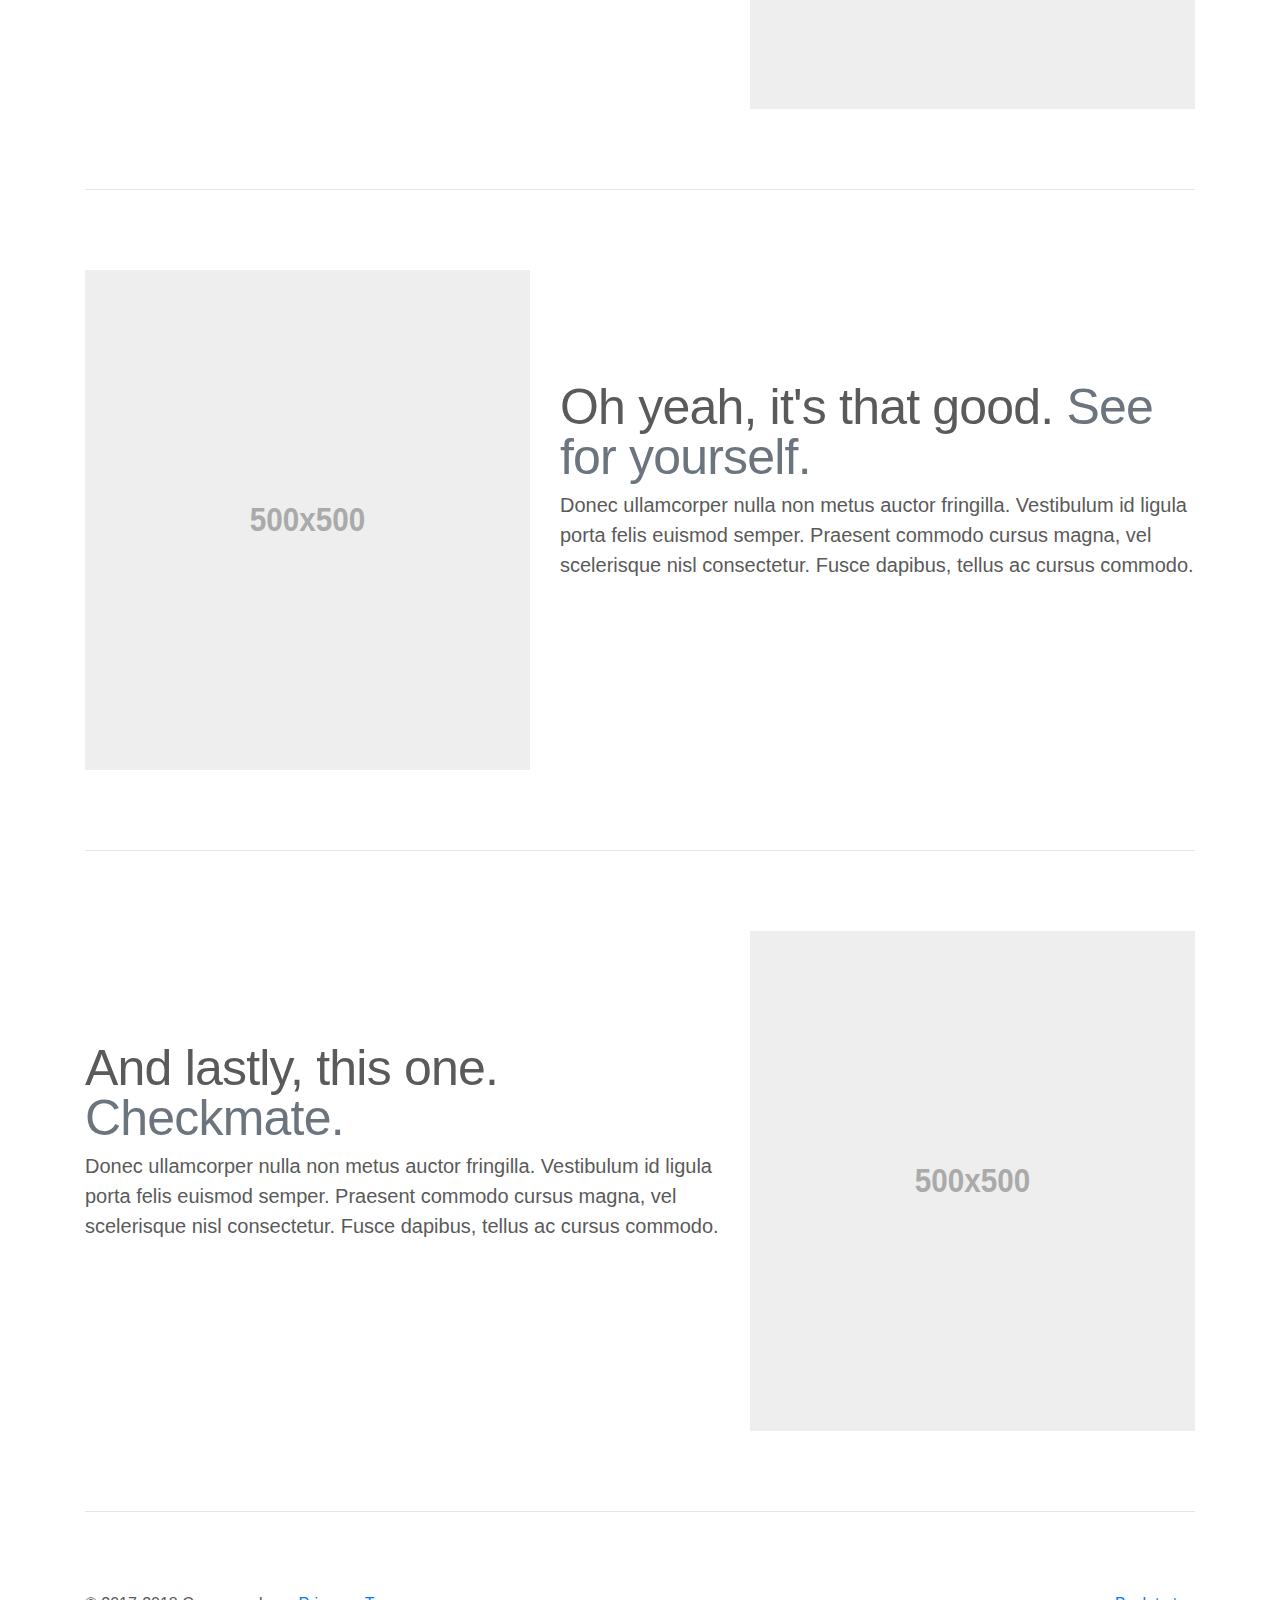
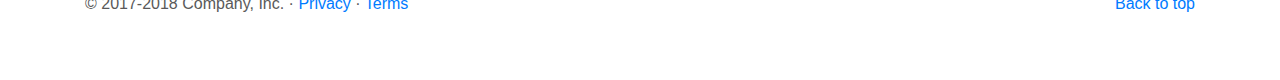
<file: Bootstrap/bootstrap-4.0.0/docs/4.0/examples/carousel/index.html>
<!doctype html>
<html lang="en">
  <head>
    <meta charset="utf-8">
    <meta name="viewport" content="width=device-width, initial-scale=1, shrink-to-fit=no">
    <meta name="description" content="">
    <meta name="author" content="">
    <link rel="icon" href="../../../../favicon.ico">

    <title>Carousel Template for Bootstrap</title>

    <!-- Bootstrap core CSS -->
    <link href="../../../../dist/css/bootstrap.min.css" rel="stylesheet">

    <!-- Custom styles for this template -->
    <link href="carousel.css" rel="stylesheet">
  </head>
  <body>

    <header>
      <nav class="navbar navbar-expand-md navbar-dark fixed-top bg-dark">
        <a class="navbar-brand" href="#">Carousel</a>
        <button class="navbar-toggler" type="button" data-toggle="collapse" data-target="#navbarCollapse" aria-controls="navbarCollapse" aria-expanded="false" aria-label="Toggle navigation">
          <span class="navbar-toggler-icon"></span>
        </button>
        <div class="collapse navbar-collapse" id="navbarCollapse">
          <ul class="navbar-nav mr-auto">
            <li class="nav-item active">
              <a class="nav-link" href="#">Home <span class="sr-only">(current)</span></a>
            </li>
            <li class="nav-item">
              <a class="nav-link" href="#">Link</a>
            </li>
            <li class="nav-item">
              <a class="nav-link disabled" href="#">Disabled</a>
            </li>
          </ul>
          <form class="form-inline mt-2 mt-md-0">
            <input class="form-control mr-sm-2" type="text" placeholder="Search" aria-label="Search">
            <button class="btn btn-outline-success my-2 my-sm-0" type="submit">Search</button>
          </form>
        </div>
      </nav>
    </header>

    <main role="main">

      <div id="myCarousel" class="carousel slide" data-ride="carousel">
        <ol class="carousel-indicators">
          <li data-target="#myCarousel" data-slide-to="0" class="active"></li>
          <li data-target="#myCarousel" data-slide-to="1"></li>
          <li data-target="#myCarousel" data-slide-to="2"></li>
        </ol>
        <div class="carousel-inner">
          <div class="carousel-item active">
            <img class="first-slide" src="[data-uri]" alt="First slide">
            <div class="container">
              <div class="carousel-caption text-left">
                <h1>Example headline.</h1>
                <p>Cras justo odio, dapibus ac facilisis in, egestas eget quam. Donec id elit non mi porta gravida at eget metus. Nullam id dolor id nibh ultricies vehicula ut id elit.</p>
                <p><a class="btn btn-lg btn-primary" href="#" role="button">Sign up today</a></p>
              </div>
            </div>
          </div>
          <div class="carousel-item">
            <img class="second-slide" src="[data-uri]" alt="Second slide">
            <div class="container">
              <div class="carousel-caption">
                <h1>Another example headline.</h1>
                <p>Cras justo odio, dapibus ac facilisis in, egestas eget quam. Donec id elit non mi porta gravida at eget metus. Nullam id dolor id nibh ultricies vehicula ut id elit.</p>
                <p><a class="btn btn-lg btn-primary" href="#" role="button">Learn more</a></p>
              </div>
            </div>
          </div>
          <div class="carousel-item">
            <img class="third-slide" src="[data-uri]" alt="Third slide">
            <div class="container">
              <div class="carousel-caption text-right">
                <h1>One more for good measure.</h1>
                <p>Cras justo odio, dapibus ac facilisis in, egestas eget quam. Donec id elit non mi porta gravida at eget metus. Nullam id dolor id nibh ultricies vehicula ut id elit.</p>
                <p><a class="btn btn-lg btn-primary" href="#" role="button">Browse gallery</a></p>
              </div>
            </div>
          </div>
        </div>
        <a class="carousel-control-prev" href="#myCarousel" role="button" data-slide="prev">
          <span class="carousel-control-prev-icon" aria-hidden="true"></span>
          <span class="sr-only">Previous</span>
        </a>
        <a class="carousel-control-next" href="#myCarousel" role="button" data-slide="next">
          <span class="carousel-control-next-icon" aria-hidden="true"></span>
          <span class="sr-only">Next</span>
        </a>
      </div>


      <!-- Marketing messaging and featurettes
      ================================================== -->
      <!-- Wrap the rest of the page in another container to center all the content. -->

      <div class="container marketing">

        <!-- Three columns of text below the carousel -->
        <div class="row">
          <div class="col-lg-4">
            <img class="rounded-circle" src="[data-uri]" alt="Generic placeholder image" width="140" height="140">
            <h2>Heading</h2>
            <p>Donec sed odio dui. Etiam porta sem malesuada magna mollis euismod. Nullam id dolor id nibh ultricies vehicula ut id elit. Morbi leo risus, porta ac consectetur ac, vestibulum at eros. Praesent commodo cursus magna.</p>
            <p><a class="btn btn-secondary" href="#" role="button">View details &raquo;</a></p>
          </div><!-- /.col-lg-4 -->
          <div class="col-lg-4">
            <img class="rounded-circle" src="[data-uri]" alt="Generic placeholder image" width="140" height="140">
            <h2>Heading</h2>
            <p>Duis mollis, est non commodo luctus, nisi erat porttitor ligula, eget lacinia odio sem nec elit. Cras mattis consectetur purus sit amet fermentum. Fusce dapibus, tellus ac cursus commodo, tortor mauris condimentum nibh.</p>
            <p><a class="btn btn-secondary" href="#" role="button">View details &raquo;</a></p>
          </div><!-- /.col-lg-4 -->
          <div class="col-lg-4">
            <img class="rounded-circle" src="[data-uri]" alt="Generic placeholder image" width="140" height="140">
            <h2>Heading</h2>
            <p>Donec sed odio dui. Cras justo odio, dapibus ac facilisis in, egestas eget quam. Vestibulum id ligula porta felis euismod semper. Fusce dapibus, tellus ac cursus commodo, tortor mauris condimentum nibh, ut fermentum massa justo sit amet risus.</p>
            <p><a class="btn btn-secondary" href="#" role="button">View details &raquo;</a></p>
          </div><!-- /.col-lg-4 -->
        </div><!-- /.row -->


        <!-- START THE FEATURETTES -->

        <hr class="featurette-divider">

        <div class="row featurette">
          <div class="col-md-7">
            <h2 class="featurette-heading">First featurette heading. <span class="text-muted">It'll blow your mind.</span></h2>
            <p class="lead">Donec ullamcorper nulla non metus auctor fringilla. Vestibulum id ligula porta felis euismod semper. Praesent commodo cursus magna, vel scelerisque nisl consectetur. Fusce dapibus, tellus ac cursus commodo.</p>
          </div>
          <div class="col-md-5">
            <img class="featurette-image img-fluid mx-auto" data-src="holder.js/500x500/auto" alt="Generic placeholder image">
          </div>
        </div>

        <hr class="featurette-divider">

        <div class="row featurette">
          <div class="col-md-7 order-md-2">
            <h2 class="featurette-heading">Oh yeah, it's that good. <span class="text-muted">See for yourself.</span></h2>
            <p class="lead">Donec ullamcorper nulla non metus auctor fringilla. Vestibulum id ligula porta felis euismod semper. Praesent commodo cursus magna, vel scelerisque nisl consectetur. Fusce dapibus, tellus ac cursus commodo.</p>
          </div>
          <div class="col-md-5 order-md-1">
            <img class="featurette-image img-fluid mx-auto" data-src="holder.js/500x500/auto" alt="Generic placeholder image">
          </div>
        </div>

        <hr class="featurette-divider">

        <div class="row featurette">
          <div class="col-md-7">
            <h2 class="featurette-heading">And lastly, this one. <span class="text-muted">Checkmate.</span></h2>
            <p class="lead">Donec ullamcorper nulla non metus auctor fringilla. Vestibulum id ligula porta felis euismod semper. Praesent commodo cursus magna, vel scelerisque nisl consectetur. Fusce dapibus, tellus ac cursus commodo.</p>
          </div>
          <div class="col-md-5">
            <img class="featurette-image img-fluid mx-auto" data-src="holder.js/500x500/auto" alt="Generic placeholder image">
          </div>
        </div>

        <hr class="featurette-divider">

        <!-- /END THE FEATURETTES -->

      </div><!-- /.container -->


      <!-- FOOTER -->
      <footer class="container">
        <p class="float-right"><a href="#">Back to top</a></p>
        <p>&copy; 2017-2018 Company, Inc. &middot; <a href="#">Privacy</a> &middot; <a href="#">Terms</a></p>
      </footer>
    </main>

    <!-- Bootstrap core JavaScript
    ================================================== -->
    <!-- Placed at the end of the document so the pages load faster -->
    <script src="https://code.jquery.com/jquery-3.2.1.slim.min.js" integrity="sha384-KJ3o2DKtIkvYIK3UENzmM7KCkRr/rE9/Qpg6aAZGJwFDMVNA/GpGFF93hXpG5KkN" crossorigin="anonymous"></script>
    <script>window.jQuery || document.write('<script src="../../../../assets/js/vendor/jquery-slim.min.js"><\/script>')</script>
    <script src="../../../../assets/js/vendor/popper.min.js"></script>
    <script src="../../../../dist/js/bootstrap.min.js"></script>
    <!-- Just to make our placeholder images work. Don't actually copy the next line! -->
    <script src="../../../../assets/js/vendor/holder.min.js"></script>
  </body>
</html>
</file>
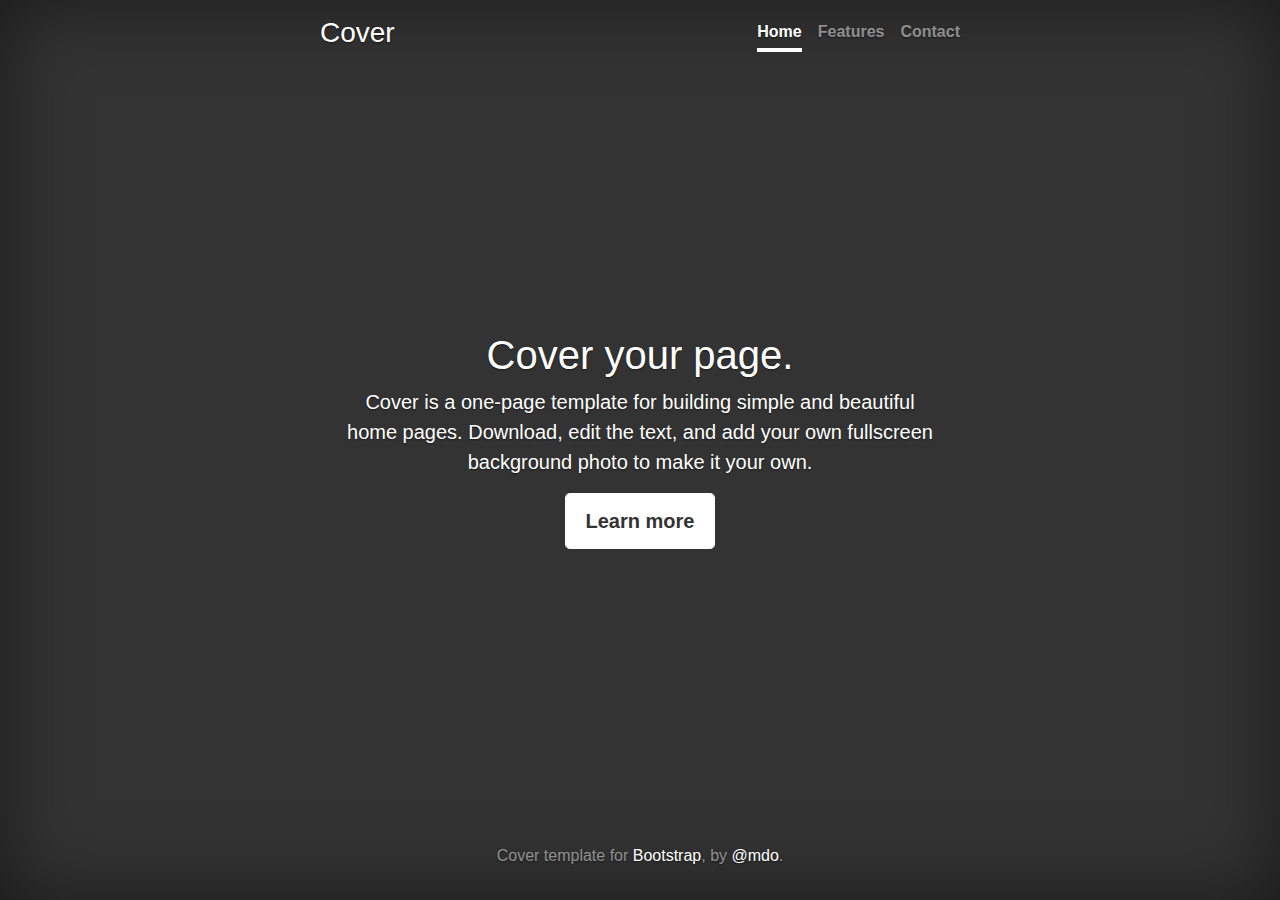
<file: Bootstrap/bootstrap-4.0.0/docs/4.0/examples/cover/index.html>
<!doctype html>
<html lang="en">
  <head>
    <meta charset="utf-8">
    <meta name="viewport" content="width=device-width, initial-scale=1, shrink-to-fit=no">
    <meta name="description" content="">
    <meta name="author" content="">
    <link rel="icon" href="../../../../favicon.ico">

    <title>Cover Template for Bootstrap</title>

    <!-- Bootstrap core CSS -->
    <link href="../../../../dist/css/bootstrap.min.css" rel="stylesheet">

    <!-- Custom styles for this template -->
    <link href="cover.css" rel="stylesheet">
  </head>

  <body class="text-center">

    <div class="cover-container d-flex h-100 p-3 mx-auto flex-column">
      <header class="masthead mb-auto">
        <div class="inner">
          <h3 class="masthead-brand">Cover</h3>
          <nav class="nav nav-masthead justify-content-center">
            <a class="nav-link active" href="#">Home</a>
            <a class="nav-link" href="#">Features</a>
            <a class="nav-link" href="#">Contact</a>
          </nav>
        </div>
      </header>

      <main role="main" class="inner cover">
        <h1 class="cover-heading">Cover your page.</h1>
        <p class="lead">Cover is a one-page template for building simple and beautiful home pages. Download, edit the text, and add your own fullscreen background photo to make it your own.</p>
        <p class="lead">
          <a href="#" class="btn btn-lg btn-secondary">Learn more</a>
        </p>
      </main>

      <footer class="mastfoot mt-auto">
        <div class="inner">
          <p>Cover template for <a href="https://getbootstrap.com/">Bootstrap</a>, by <a href="https://twitter.com/mdo">@mdo</a>.</p>
        </div>
      </footer>
    </div>


    <!-- Bootstrap core JavaScript
    ================================================== -->
    <!-- Placed at the end of the document so the pages load faster -->
    <script src="https://code.jquery.com/jquery-3.2.1.slim.min.js" integrity="sha384-KJ3o2DKtIkvYIK3UENzmM7KCkRr/rE9/Qpg6aAZGJwFDMVNA/GpGFF93hXpG5KkN" crossorigin="anonymous"></script>
    <script>window.jQuery || document.write('<script src="../../../../assets/js/vendor/jquery-slim.min.js"><\/script>')</script>
    <script src="../../../../assets/js/vendor/popper.min.js"></script>
    <script src="../../../../dist/js/bootstrap.min.js"></script>
  </body>
</html>
</file>
<file: LandingPage/style.css>
body {
    font-family: Arial, sans-serif;
    margin: 0;
    padding: 0;
    text-align: center;
}

header, section, footer {
    padding: 20px;
}

header {
    background-color: #8af12abd;
    color: White;
}

section {
    background-color: #f6f7f8;
    border-bottom: 1px solid #E1E1E1;
}

footer {
    background-color: #343A40;
    color: white;
}
</file>
<file: Modulo01/Lab01/css/style.css>
body {
    background-color: rgb(255, 255, 255);
}
h1 {
    color: rgb(255, 255, 255);
    background-color: rgb(0, 0, 0);
    padding: 20px;
    
}

#inventario {
    font-style: Arial, Helvetica, Sans-Serif;
    border-bottom: 10px solid rgb(255, 251, 0);

}

.evil {
    color: red;
    font-weight: bold;
    font-style: italic;
}

.good {
    color: rgb(0, 102, 255);
    font-weight: bold;
    font-style: italic;
}
</file>
<file: Bootstrap/bootstrap-4.0.0/docs/4.0/examples/album/album.css>
:root {
  --jumbotron-padding-y: 3rem;
}

.jumbotron {
  padding-top: var(--jumbotron-padding-y);
  padding-bottom: var(--jumbotron-padding-y);
  margin-bottom: 0;
  background-color: #fff;
}
@media (min-width: 768px) {
  .jumbotron {
    padding-top: calc(var(--jumbotron-padding-y) * 2);
    padding-bottom: calc(var(--jumbotron-padding-y) * 2);
  }
}

.jumbotron p:last-child {
  margin-bottom: 0;
}

.jumbotron-heading {
  font-weight: 300;
}

.jumbotron .container {
  max-width: 40rem;
}

footer {
  padding-top: 3rem;
  padding-bottom: 3rem;
}

footer p {
  margin-bottom: .25rem;
}

.box-shadow { box-shadow: 0 .25rem .75rem rgba(0, 0, 0, .05); }
</file>
<file: Bootstrap/bootstrap-4.0.0/docs/4.0/examples/blog/blog.css>
/* stylelint-disable selector-list-comma-newline-after */

.blog-header {
  line-height: 1;
  border-bottom: 1px solid #e5e5e5;
}

.blog-header-logo {
  font-family: "Playfair Display", Georgia, "Times New Roman", serif;
  font-size: 2.25rem;
}

.blog-header-logo:hover {
  text-decoration: none;
}

h1, h2, h3, h4, h5, h6 {
  font-family: "Playfair Display", Georgia, "Times New Roman", serif;
}

.display-4 {
  font-size: 2.5rem;
}
@media (min-width: 768px) {
  .display-4 {
    font-size: 3rem;
  }
}

.nav-scroller {
  position: relative;
  z-index: 2;
  height: 2.75rem;
  overflow-y: hidden;
}

.nav-scroller .nav {
  display: -webkit-box;
  display: -ms-flexbox;
  display: flex;
  -ms-flex-wrap: nowrap;
  flex-wrap: nowrap;
  padding-bottom: 1rem;
  margin-top: -1px;
  overflow-x: auto;
  text-align: center;
  white-space: nowrap;
  -webkit-overflow-scrolling: touch;
}

.nav-scroller .nav-link {
  padding-top: .75rem;
  padding-bottom: .75rem;
  font-size: .875rem;
}

.card-img-right {
  height: 100%;
  border-radius: 0 3px 3px 0;
}

.flex-auto {
  -ms-flex: 0 0 auto;
  -webkit-box-flex: 0;
  flex: 0 0 auto;
}

.h-250 { height: 250px; }
@media (min-width: 768px) {
  .h-md-250 { height: 250px; }
}

.border-top { border-top: 1px solid #e5e5e5; }
.border-bottom { border-bottom: 1px solid #e5e5e5; }

.box-shadow { box-shadow: 0 .25rem .75rem rgba(0, 0, 0, .05); }

/*
 * Blog name and description
 */
.blog-title {
  margin-bottom: 0;
  font-size: 2rem;
  font-weight: 400;
}
.blog-description {
  font-size: 1.1rem;
  color: #999;
}

@media (min-width: 40em) {
  .blog-title {
    font-size: 3.5rem;
  }
}

/* Pagination */
.blog-pagination {
  margin-bottom: 4rem;
}
.blog-pagination > .btn {
  border-radius: 2rem;
}

/*
 * Blog posts
 */
.blog-post {
  margin-bottom: 4rem;
}
.blog-post-title {
  margin-bottom: .25rem;
  font-size: 2.5rem;
}
.blog-post-meta {
  margin-bottom: 1.25rem;
  color: #999;
}

/*
 * Footer
 */
.blog-footer {
  padding: 2.5rem 0;
  color: #999;
  text-align: center;
  background-color: #f9f9f9;
  border-top: .05rem solid #e5e5e5;
}
.blog-footer p:last-child {
  margin-bottom: 0;
}
</file>
<file: Bootstrap/bootstrap-4.0.0/docs/4.0/examples/carousel/carousel.css>
/* GLOBAL STYLES
-------------------------------------------------- */
/* Padding below the footer and lighter body text */

body {
  padding-top: 3rem;
  padding-bottom: 3rem;
  color: #5a5a5a;
}


/* CUSTOMIZE THE CAROUSEL
-------------------------------------------------- */

/* Carousel base class */
.carousel {
  margin-bottom: 4rem;
}
/* Since positioning the image, we need to help out the caption */
.carousel-caption {
  bottom: 3rem;
  z-index: 10;
}

/* Declare heights because of positioning of img element */
.carousel-item {
  height: 32rem;
  background-color: #777;
}
.carousel-item > img {
  position: absolute;
  top: 0;
  left: 0;
  min-width: 100%;
  height: 32rem;
}


/* MARKETING CONTENT
-------------------------------------------------- */

/* Center align the text within the three columns below the carousel */
.marketing .col-lg-4 {
  margin-bottom: 1.5rem;
  text-align: center;
}
.marketing h2 {
  font-weight: 400;
}
.marketing .col-lg-4 p {
  margin-right: .75rem;
  margin-left: .75rem;
}


/* Featurettes
------------------------- */

.featurette-divider {
  margin: 5rem 0; /* Space out the Bootstrap <hr> more */
}

/* Thin out the marketing headings */
.featurette-heading {
  font-weight: 300;
  line-height: 1;
  letter-spacing: -.05rem;
}


/* RESPONSIVE CSS
-------------------------------------------------- */

@media (min-width: 40em) {
  /* Bump up size of carousel content */
  .carousel-caption p {
    margin-bottom: 1.25rem;
    font-size: 1.25rem;
    line-height: 1.4;
  }

  .featurette-heading {
    font-size: 50px;
  }
}

@media (min-width: 62em) {
  .featurette-heading {
    margin-top: 7rem;
  }
}
</file>
<file: Bootstrap/bootstrap-4.0.0/docs/4.0/examples/cover/cover.css>
/*
 * Globals
 */

/* Links */
a,
a:focus,
a:hover {
  color: #fff;
}

/* Custom default button */
.btn-secondary,
.btn-secondary:hover,
.btn-secondary:focus {
  color: #333;
  text-shadow: none; /* Prevent inheritance from `body` */
  background-color: #fff;
  border: .05rem solid #fff;
}


/*
 * Base structure
 */

html,
body {
  height: 100%;
  background-color: #333;
}

body {
  display: -ms-flexbox;
  display: -webkit-box;
  display: flex;
  -ms-flex-pack: center;
  -webkit-box-pack: center;
  justify-content: center;
  color: #fff;
  text-shadow: 0 .05rem .1rem rgba(0, 0, 0, .5);
  box-shadow: inset 0 0 5rem rgba(0, 0, 0, .5);
}

.cover-container {
  max-width: 42em;
}


/*
 * Header
 */
.masthead {
  margin-bottom: 2rem;
}

.masthead-brand {
  margin-bottom: 0;
}

.nav-masthead .nav-link {
  padding: .25rem 0;
  font-weight: 700;
  color: rgba(255, 255, 255, .5);
  background-color: transparent;
  border-bottom: .25rem solid transparent;
}

.nav-masthead .nav-link:hover,
.nav-masthead .nav-link:focus {
  border-bottom-color: rgba(255, 255, 255, .25);
}

.nav-masthead .nav-link + .nav-link {
  margin-left: 1rem;
}

.nav-masthead .active {
  color: #fff;
  border-bottom-color: #fff;
}

@media (min-width: 48em) {
  .masthead-brand {
    float: left;
  }
  .nav-masthead {
    float: right;
  }
}


/*
 * Cover
 */
.cover {
  padding: 0 1.5rem;
}
.cover .btn-lg {
  padding: .75rem 1.25rem;
  font-weight: 700;
}


/*
 * Footer
 */
.mastfoot {
  color: rgba(255, 255, 255, .5);
}
</file>
<file: Bootstrap/bootstrap-4.0.0/js/tests/vendor/qunit.css>
/*!
 * QUnit 2.4.1
 * https://qunitjs.com/
 *
 * Copyright jQuery Foundation and other contributors
 * Released under the MIT license
 * https://jquery.org/license
 *
 * Date: 2017-10-22T05:12Z
 */

/** Font Family and Sizes */

#qunit-tests, #qunit-header, #qunit-banner, #qunit-testrunner-toolbar, #qunit-filteredTest, #qunit-userAgent, #qunit-testresult {
	font-family: "Helvetica Neue Light", "HelveticaNeue-Light", "Helvetica Neue", Calibri, Helvetica, Arial, sans-serif;
}

#qunit-testrunner-toolbar, #qunit-filteredTest, #qunit-userAgent, #qunit-testresult, #qunit-tests li { font-size: small; }
#qunit-tests { font-size: smaller; }


/** Resets */

#qunit-tests, #qunit-header, #qunit-banner, #qunit-filteredTest, #qunit-userAgent, #qunit-testresult, #qunit-modulefilter {
	margin: 0;
	padding: 0;
}


/** Header (excluding toolbar) */

#qunit-header {
	padding: 0.5em 0 0.5em 1em;

	color: #8699A4;
	background-color: #0D3349;

	font-size: 1.5em;
	line-height: 1em;
	font-weight: 400;

	border-radius: 5px 5px 0 0;
}

#qunit-header a {
	text-decoration: none;
	color: #C2CCD1;
}

#qunit-header a:hover,
#qunit-header a:focus {
	color: #FFF;
}

#qunit-banner {
	height: 5px;
}

#qunit-filteredTest {
	padding: 0.5em 1em 0.5em 1em;
	color: #366097;
	background-color: #F4FF77;
}

#qunit-userAgent {
	padding: 0.5em 1em 0.5em 1em;
	color: #FFF;
	background-color: #2B81AF;
	text-shadow: rgba(0, 0, 0, 0.5) 2px 2px 1px;
}


/** Toolbar */

#qunit-testrunner-toolbar {
	padding: 0.5em 1em 0.5em 1em;
	color: #5E740B;
	background-color: #EEE;
}

#qunit-testrunner-toolbar .clearfix {
	height: 0;
	clear: both;
}

#qunit-testrunner-toolbar label {
	display: inline-block;
}

#qunit-testrunner-toolbar input[type=checkbox],
#qunit-testrunner-toolbar input[type=radio] {
	margin: 3px;
	vertical-align: -2px;
}

#qunit-testrunner-toolbar input[type=text] {
	box-sizing: border-box;
	height: 1.6em;
}

.qunit-url-config,
.qunit-filter,
#qunit-modulefilter {
	display: inline-block;
	line-height: 2.1em;
}

.qunit-filter,
#qunit-modulefilter {
	float: right;
	position: relative;
	margin-left: 1em;
}

.qunit-url-config label {
	margin-right: 0.5em;
}

#qunit-modulefilter-search {
	box-sizing: border-box;
	width: 400px;
}

#qunit-modulefilter-search-container:after {
	position: absolute;
	right: 0.3em;
	content: "\25bc";
	color: black;
}

#qunit-modulefilter-dropdown {
	/* align with #qunit-modulefilter-search */
	box-sizing: border-box;
	width: 400px;
	position: absolute;
	right: 0;
	top: 50%;
	margin-top: 0.8em;

	border: 1px solid #D3D3D3;
	border-top: none;
	border-radius: 0 0 .25em .25em;
	color: #000;
	background-color: #F5F5F5;
	z-index: 99;
}

#qunit-modulefilter-dropdown a {
	color: inherit;
	text-decoration: none;
}

#qunit-modulefilter-dropdown .clickable.checked {
	font-weight: bold;
	color: #000;
	background-color: #D2E0E6;
}

#qunit-modulefilter-dropdown .clickable:hover {
	color: #FFF;
	background-color: #0D3349;
}

#qunit-modulefilter-actions {
	display: block;
	overflow: auto;

	/* align with #qunit-modulefilter-dropdown-list */
	font: smaller/1.5em sans-serif;
}

#qunit-modulefilter-dropdown #qunit-modulefilter-actions > * {
	box-sizing: border-box;
	max-height: 2.8em;
	display: block;
	padding: 0.4em;
}

#qunit-modulefilter-dropdown #qunit-modulefilter-actions > button {
	float: right;
	font: inherit;
}

#qunit-modulefilter-dropdown #qunit-modulefilter-actions > :last-child {
	/* insert padding to align with checkbox margins */
	padding-left: 3px;
}

#qunit-modulefilter-dropdown-list {
	max-height: 200px;
	overflow-y: auto;
	margin: 0;
	border-top: 2px groove threedhighlight;
	padding: 0.4em 0 0;
	font: smaller/1.5em sans-serif;
}

#qunit-modulefilter-dropdown-list li {
	white-space: nowrap;
	overflow: hidden;
	text-overflow: ellipsis;
}

#qunit-modulefilter-dropdown-list .clickable {
	display: block;
	padding-left: 0.15em;
}


/** Tests: Pass/Fail */

#qunit-tests {
	list-style-position: inside;
}

#qunit-tests li {
	padding: 0.4em 1em 0.4em 1em;
	border-bottom: 1px solid #FFF;
	list-style-position: inside;
}

#qunit-tests > li {
	display: none;
}

#qunit-tests li.running,
#qunit-tests li.pass,
#qunit-tests li.fail,
#qunit-tests li.skipped,
#qunit-tests li.aborted {
	display: list-item;
}

#qunit-tests.hidepass {
	position: relative;
}

#qunit-tests.hidepass li.running,
#qunit-tests.hidepass li.pass:not(.todo) {
	visibility: hidden;
	position: absolute;
	width:   0;
	height:  0;
	padding: 0;
	border:  0;
	margin:  0;
}

#qunit-tests li strong {
	cursor: pointer;
}

#qunit-tests li.skipped strong {
	cursor: default;
}

#qunit-tests li a {
	padding: 0.5em;
	color: #C2CCD1;
	text-decoration: none;
}

#qunit-tests li p a {
	padding: 0.25em;
	color: #6B6464;
}
#qunit-tests li a:hover,
#qunit-tests li a:focus {
	color: #000;
}

#qunit-tests li .runtime {
	float: right;
	font-size: smaller;
}

.qunit-assert-list {
	margin-top: 0.5em;
	padding: 0.5em;

	background-color: #FFF;

	border-radius: 5px;
}

.qunit-source {
	margin: 0.6em 0 0.3em;
}

.qunit-collapsed {
	display: none;
}

#qunit-tests table {
	border-collapse: collapse;
	margin-top: 0.2em;
}

#qunit-tests th {
	text-align: right;
	vertical-align: top;
	padding: 0 0.5em 0 0;
}

#qunit-tests td {
	vertical-align: top;
}

#qunit-tests pre {
	margin: 0;
	white-space: pre-wrap;
	word-wrap: break-word;
}

#qunit-tests del {
	color: #374E0C;
	background-color: #E0F2BE;
	text-decoration: none;
}

#qunit-tests ins {
	color: #500;
	background-color: #FFCACA;
	text-decoration: none;
}

/*** Test Counts */

#qunit-tests b.counts                       { color: #000; }
#qunit-tests b.passed                       { color: #5E740B; }
#qunit-tests b.failed                       { color: #710909; }

#qunit-tests li li {
	padding: 5px;
	background-color: #FFF;
	border-bottom: none;
	list-style-position: inside;
}

/*** Passing Styles */

#qunit-tests li li.pass {
	color: #3C510C;
	background-color: #FFF;
	border-left: 10px solid #C6E746;
}

#qunit-tests .pass                          { color: #528CE0; background-color: #D2E0E6; }
#qunit-tests .pass .test-name               { color: #366097; }

#qunit-tests .pass .test-actual,
#qunit-tests .pass .test-expected           { color: #999; }

#qunit-banner.qunit-pass                    { background-color: #C6E746; }

/*** Failing Styles */

#qunit-tests li li.fail {
	color: #710909;
	background-color: #FFF;
	border-left: 10px solid #EE5757;
	white-space: pre;
}

#qunit-tests > li:last-child {
	border-radius: 0 0 5px 5px;
}

#qunit-tests .fail                          { color: #000; background-color: #EE5757; }
#qunit-tests .fail .test-name,
#qunit-tests .fail .module-name             { color: #000; }

#qunit-tests .fail .test-actual             { color: #EE5757; }
#qunit-tests .fail .test-expected           { color: #008000; }

#qunit-banner.qunit-fail                    { background-color: #EE5757; }


/*** Aborted tests */
#qunit-tests .aborted { color: #000; background-color: orange; }
/*** Skipped tests */

#qunit-tests .skipped {
	background-color: #EBECE9;
}

#qunit-tests .qunit-todo-label,
#qunit-tests .qunit-skipped-label {
	background-color: #F4FF77;
	display: inline-block;
	font-style: normal;
	color: #366097;
	line-height: 1.8em;
	padding: 0 0.5em;
	margin: -0.4em 0.4em -0.4em 0;
}

#qunit-tests .qunit-todo-label {
	background-color: #EEE;
}

/** Result */

#qunit-testresult {
	color: #2B81AF;
	background-color: #D2E0E6;

	border-bottom: 1px solid #FFF;
}
#qunit-testresult .clearfix {
	height: 0;
	clear: both;
}
#qunit-testresult .module-name {
	font-weight: 700;
}
#qunit-testresult-display {
	padding: 0.5em 1em 0.5em 1em;
	width: 85%;
	float:left;
}
#qunit-testresult-controls {
	padding: 0.5em 1em 0.5em 1em;
  width: 10%;
	float:left;
}

/** Fixture */

#qunit-fixture {
	position: absolute;
	top: -10000px;
	left: -10000px;
	width: 1000px;
	height: 1000px;
}
</file>
